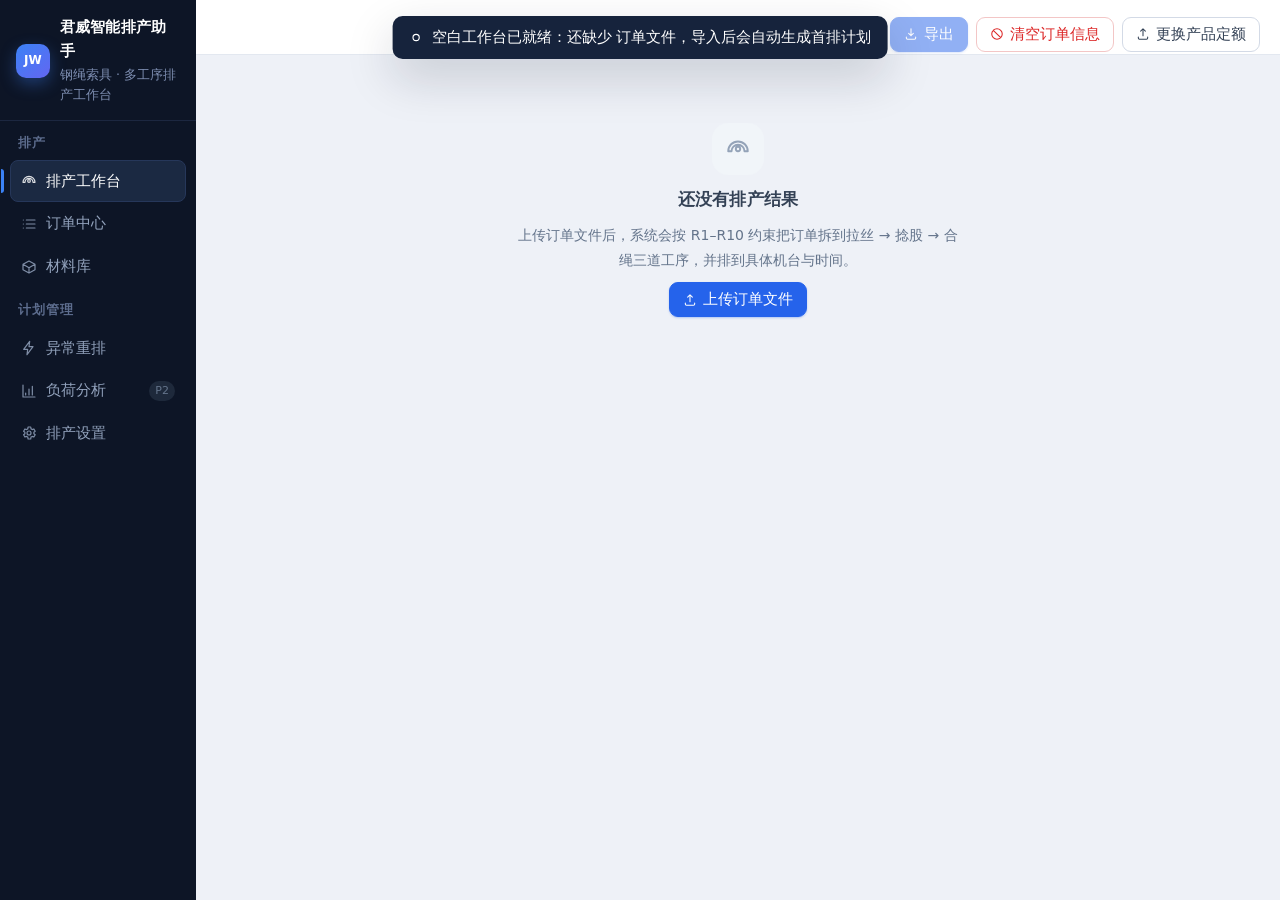
<file: web/index.html>
<!doctype html>
<html lang="zh-CN">
<head>
<meta charset="utf-8" />
<meta name="viewport" content="width=device-width, initial-scale=1" />
<title>君威智能排产助手 · 生产计划工作台</title>
<meta name="description" content="钢绳索具工厂多工序智能排产工作台：订单到机台的可解释排程、人工干预闭环与异常重排。" />
<link rel="stylesheet" href="./assets/app.css" />
</head>
<body>
  <!-- 跳过导航：键盘用户按 Tab 的第一站，聚焦时从视口上方滑入（见 app.css .skip-link） -->
  <a class="skip-link" href="#view">跳到主内容</a>
  <div class="app" id="app">
    <aside class="sidebar" id="sidebar" aria-label="主导航"></aside>
    <div class="main" id="main">
      <header class="topbar" id="topbar"></header>
      <!-- 主区域用 <main> 提供 main 地标，tabindex="-1" 让 skip link 能把焦点真正移进来 -->
      <main class="view" id="view" tabindex="-1"></main>
    </div>
  </div>
  <div id="drawer-root"></div>
  <div id="modal-root"></div>
  <!-- Toast 容器：礼貌播报；错误 Toast 自身带 role=alert（见 components/ui.js toastHost） -->
  <div id="toast-root" class="toast-root" role="status" aria-live="polite" aria-atomic="true"></div>
  <!-- 「计算中」阶段与用时的专用播报区（components/ui.js installSolveAnnouncer 写入） -->
  <div id="live-root" class="sr-only" role="status" aria-live="polite" aria-atomic="true"></div>
  <script type="module" src="./src/main.js"></script>
</body>
</html>
</file>
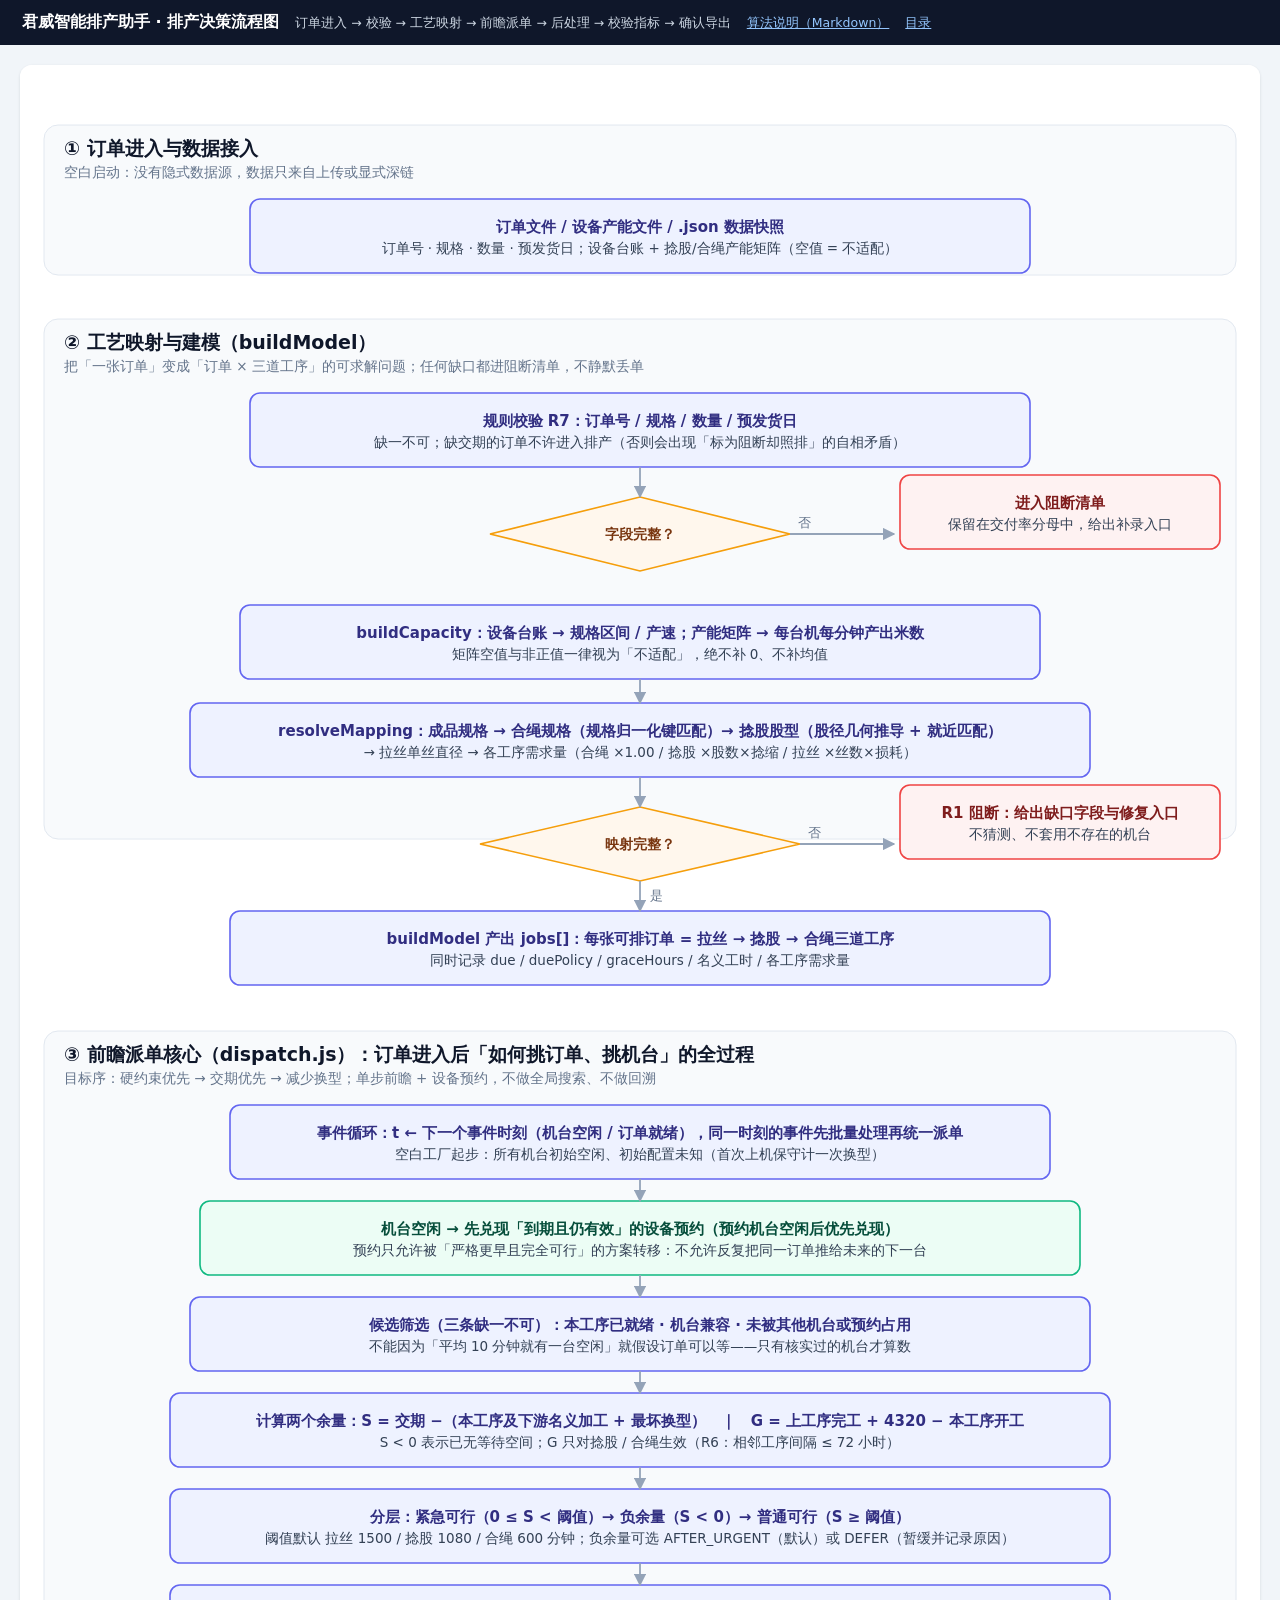
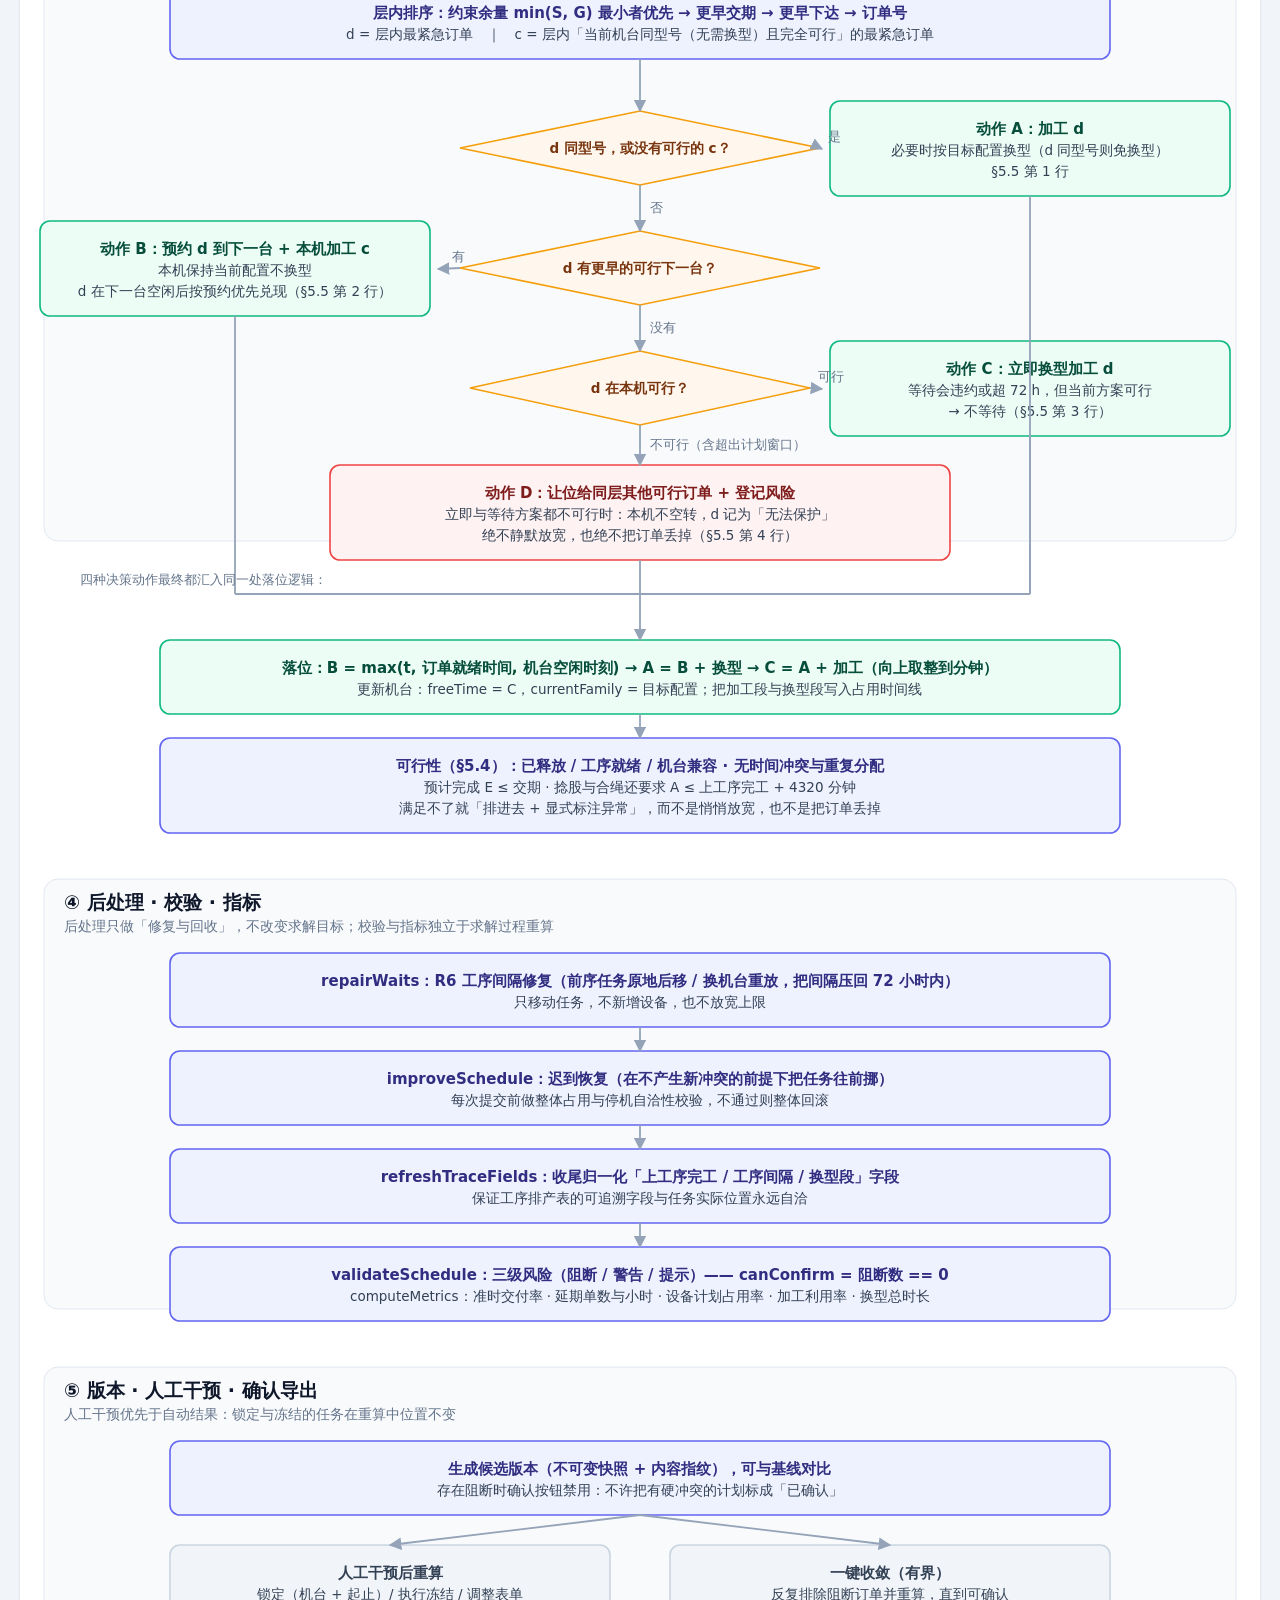
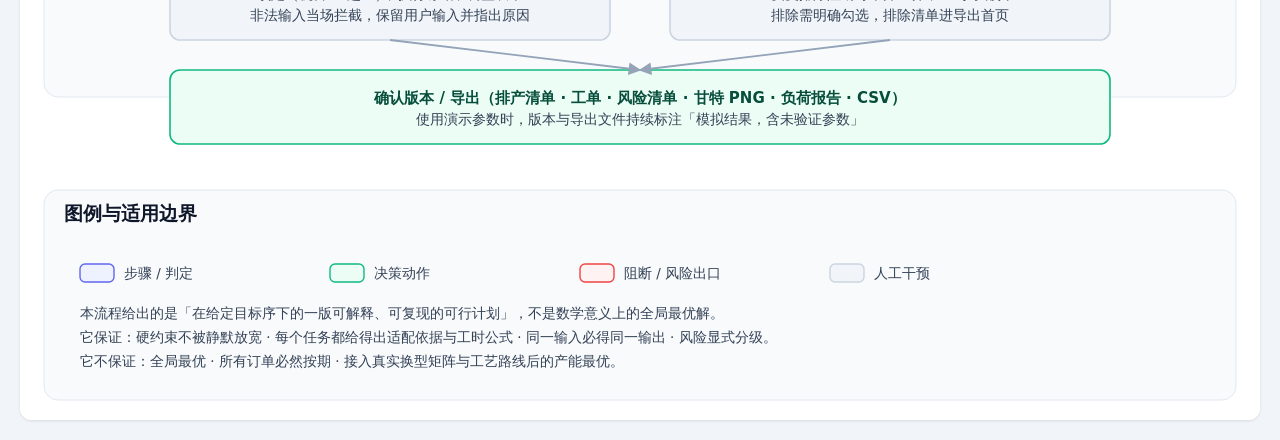
<file: 算法说明/排产决策流程图.html>
<!DOCTYPE html>
<html lang="zh-CN"><head><meta charset="utf-8"/>
<meta name="viewport" content="width=device-width,initial-scale=1"/>
<title>君威智能排产助手 · 排产决策流程图</title>
<style>
:root{color-scheme:light}
body{margin:0;background:#f1f5f9;font-family:PingFang SC, Microsoft YaHei, Helvetica Neue, system-ui, sans-serif;color:#0f172a}
header{position:sticky;top:0;background:#0f172a;color:#fff;padding:12px 22px;display:flex;gap:16px;align-items:baseline;flex-wrap:wrap;z-index:2}
header h1{font-size:16px;margin:0;font-weight:700}
header span{font-size:12.5px;color:#cbd5e1}
header a{color:#93c5fd;font-size:12.5px}
main{padding:20px}.sheet{background:#fff;border-radius:12px;box-shadow:0 1px 3px rgba(15,23,42,.12);overflow:auto}
svg{display:block;height:auto;max-width:100%}
@media print{header{position:static;background:#fff;color:#0f172a}header span,header a{color:#475569}main{padding:0}.sheet{box-shadow:none}}
</style></head><body>
<header><h1>君威智能排产助手 · 排产决策流程图</h1>
<span>订单进入 → 校验 → 工艺映射 → 前瞻派单 → 后处理 → 校验指标 → 确认导出</span>
<a href="./02-三工序排产算法说明.md">算法说明（Markdown）</a>
<a href="./README.md">目录</a></header>
<main><div class="sheet">
<svg xmlns="http://www.w3.org/2000/svg" viewBox="0 0 1240 3555" width="1240" height="3555" role="img" aria-label="君威智能排产助手 · 排产决策流程图">
<title>君威智能排产助手 · 排产决策流程图</title>
<defs><marker id="ah" viewBox="0 0 10 10" refX="9" refY="5" markerWidth="7" markerHeight="7" orient="auto-start-reverse"><path d="M 0 0 L 10 5 L 0 10 z" fill="#94a3b8"/></marker></defs>
<rect width="1240" height="3555" fill="#ffffff"/>
<rect x="24" y="60" width="1192" height="150" rx="14" fill="#f8fafc" stroke="#e2e8f0"/>
<text x="44" y="90" font-family="PingFang SC, Microsoft YaHei, Helvetica Neue, system-ui, sans-serif" font-size="19" font-weight="700" fill="#0f172a">① 订单进入与数据接入</text>
<text x="44" y="112" font-family="PingFang SC, Microsoft YaHei, Helvetica Neue, system-ui, sans-serif" font-size="13.5" fill="#64748b">空白启动：没有隐式数据源，数据只来自上传或显式深链</text>
<rect id="n1" x="230" y="134" width="780" height="74" rx="10" fill="#eef2ff" stroke="#6366f1" stroke-width="1.6"/>
<text x="620" y="167" text-anchor="middle" font-family="PingFang SC, Microsoft YaHei, Helvetica Neue, system-ui, sans-serif" font-size="15" font-weight="600" fill="#312e81">订单文件 / 设备产能文件 / .json 数据快照</text>
<text x="620" y="188" text-anchor="middle" font-family="PingFang SC, Microsoft YaHei, Helvetica Neue, system-ui, sans-serif" font-size="13.5" font-weight="400" fill="#334155">订单号 · 规格 · 数量 · 预发货日；设备台账 + 捻股/合绳产能矩阵（空值 = 不适配）</text>
<rect x="24" y="254" width="1192" height="520" rx="14" fill="#f8fafc" stroke="#e2e8f0"/>
<text x="44" y="284" font-family="PingFang SC, Microsoft YaHei, Helvetica Neue, system-ui, sans-serif" font-size="19" font-weight="700" fill="#0f172a">② 工艺映射与建模（buildModel）</text>
<text x="44" y="306" font-family="PingFang SC, Microsoft YaHei, Helvetica Neue, system-ui, sans-serif" font-size="13.5" fill="#64748b">把「一张订单」变成「订单 × 三道工序」的可求解问题；任何缺口都进阻断清单，不静默丢单</text>
<rect id="n2" x="230" y="328" width="780" height="74" rx="10" fill="#eef2ff" stroke="#6366f1" stroke-width="1.6"/>
<text x="620" y="361" text-anchor="middle" font-family="PingFang SC, Microsoft YaHei, Helvetica Neue, system-ui, sans-serif" font-size="15" font-weight="600" fill="#312e81">规则校验 R7：订单号 / 规格 / 数量 / 预发货日</text>
<text x="620" y="382" text-anchor="middle" font-family="PingFang SC, Microsoft YaHei, Helvetica Neue, system-ui, sans-serif" font-size="13.5" font-weight="400" fill="#334155">缺一不可；缺交期的订单不许进入排产（否则会出现「标为阻断却照排」的自相矛盾）</text>
<path id="d1" d="M 620 432 L 770 469 L 620 506 L 470 469 Z" fill="#fff7ed" stroke="#f59e0b" stroke-width="1.6"/>
<text x="620" y="474" text-anchor="middle" font-family="PingFang SC, Microsoft YaHei, Helvetica Neue, system-ui, sans-serif" font-size="13.5" font-weight="600" fill="#78350f">字段完整？</text>
<rect id="e1" x="880" y="410" width="320" height="74" rx="10" fill="#fef2f2" stroke="#ef4444" stroke-width="1.6"/>
<text x="1040" y="443" text-anchor="middle" font-family="PingFang SC, Microsoft YaHei, Helvetica Neue, system-ui, sans-serif" font-size="15" font-weight="600" fill="#7f1d1d">进入阻断清单</text>
<text x="1040" y="464" text-anchor="middle" font-family="PingFang SC, Microsoft YaHei, Helvetica Neue, system-ui, sans-serif" font-size="13.5" font-weight="400" fill="#334155">保留在交付率分母中，给出补录入口</text>
<path d="M 620 402 L 620 432" fill="none" stroke="#94a3b8" stroke-width="1.8" marker-end="url(#ah)"/>
<path d="M 770 469 L 874 469" fill="none" stroke="#94a3b8" stroke-width="1.8" marker-end="url(#ah)"/>
<text x="778" y="462" font-family="PingFang SC, Microsoft YaHei, Helvetica Neue, system-ui, sans-serif" font-size="12.5" fill="#64748b">否</text>
<rect id="n3" x="220" y="540" width="800" height="74" rx="10" fill="#eef2ff" stroke="#6366f1" stroke-width="1.6"/>
<text x="620" y="573" text-anchor="middle" font-family="PingFang SC, Microsoft YaHei, Helvetica Neue, system-ui, sans-serif" font-size="15" font-weight="600" fill="#312e81">buildCapacity：设备台账 → 规格区间 / 产速；产能矩阵 → 每台机每分钟产出米数</text>
<text x="620" y="594" text-anchor="middle" font-family="PingFang SC, Microsoft YaHei, Helvetica Neue, system-ui, sans-serif" font-size="13.5" font-weight="400" fill="#334155">矩阵空值与非正值一律视为「不适配」，绝不补 0、不补均值</text>
<rect id="n4" x="170" y="638" width="900" height="74" rx="10" fill="#eef2ff" stroke="#6366f1" stroke-width="1.6"/>
<text x="620" y="671" text-anchor="middle" font-family="PingFang SC, Microsoft YaHei, Helvetica Neue, system-ui, sans-serif" font-size="15" font-weight="600" fill="#312e81">resolveMapping：成品规格 → 合绳规格（规格归一化键匹配）→ 捻股股型（股径几何推导 + 就近匹配）</text>
<text x="620" y="692" text-anchor="middle" font-family="PingFang SC, Microsoft YaHei, Helvetica Neue, system-ui, sans-serif" font-size="13.5" font-weight="400" fill="#334155">→ 拉丝单丝直径 → 各工序需求量（合绳 ×1.00 / 捻股 ×股数×捻缩 / 拉丝 ×丝数×损耗）</text>
<path id="d2" d="M 620 742 L 780 779 L 620 816 L 460 779 Z" fill="#fff7ed" stroke="#f59e0b" stroke-width="1.6"/>
<text x="620" y="784" text-anchor="middle" font-family="PingFang SC, Microsoft YaHei, Helvetica Neue, system-ui, sans-serif" font-size="13.5" font-weight="600" fill="#78350f">映射完整？</text>
<rect id="e2" x="880" y="720" width="320" height="74" rx="10" fill="#fef2f2" stroke="#ef4444" stroke-width="1.6"/>
<text x="1040" y="753" text-anchor="middle" font-family="PingFang SC, Microsoft YaHei, Helvetica Neue, system-ui, sans-serif" font-size="15" font-weight="600" fill="#7f1d1d">R1 阻断：给出缺口字段与修复入口</text>
<text x="1040" y="774" text-anchor="middle" font-family="PingFang SC, Microsoft YaHei, Helvetica Neue, system-ui, sans-serif" font-size="13.5" font-weight="400" fill="#334155">不猜测、不套用不存在的机台</text>
<path d="M 620 614 L 620 638" fill="none" stroke="#94a3b8" stroke-width="1.8" marker-end="url(#ah)"/>
<path d="M 620 712 L 620 742" fill="none" stroke="#94a3b8" stroke-width="1.8" marker-end="url(#ah)"/>
<path d="M 780 779 L 874 779" fill="none" stroke="#94a3b8" stroke-width="1.8" marker-end="url(#ah)"/>
<text x="788" y="772" font-family="PingFang SC, Microsoft YaHei, Helvetica Neue, system-ui, sans-serif" font-size="12.5" fill="#64748b">否</text>
<rect id="n5" x="210" y="846" width="820" height="74" rx="10" fill="#eef2ff" stroke="#6366f1" stroke-width="1.6"/>
<text x="620" y="879" text-anchor="middle" font-family="PingFang SC, Microsoft YaHei, Helvetica Neue, system-ui, sans-serif" font-size="15" font-weight="600" fill="#312e81">buildModel 产出 jobs[]：每张可排订单 = 拉丝 → 捻股 → 合绳三道工序</text>
<text x="620" y="900" text-anchor="middle" font-family="PingFang SC, Microsoft YaHei, Helvetica Neue, system-ui, sans-serif" font-size="13.5" font-weight="400" fill="#334155">同时记录 due / duePolicy / graceHours / 名义工时 / 各工序需求量</text>
<path d="M 620 816 L 620 846" fill="none" stroke="#94a3b8" stroke-width="1.8" marker-end="url(#ah)"/>
<text x="630" y="835" font-family="PingFang SC, Microsoft YaHei, Helvetica Neue, system-ui, sans-serif" font-size="12.5" fill="#64748b">是</text>
<rect x="24" y="966" width="1192" height="1110" rx="14" fill="#f8fafc" stroke="#e2e8f0"/>
<text x="44" y="996" font-family="PingFang SC, Microsoft YaHei, Helvetica Neue, system-ui, sans-serif" font-size="19" font-weight="700" fill="#0f172a">③ 前瞻派单核心（dispatch.js）：订单进入后「如何挑订单、挑机台」的全过程</text>
<text x="44" y="1018" font-family="PingFang SC, Microsoft YaHei, Helvetica Neue, system-ui, sans-serif" font-size="13.5" fill="#64748b">目标序：硬约束优先 → 交期优先 → 减少换型；单步前瞻 + 设备预约，不做全局搜索、不做回溯</text>
<rect id="n6" x="210" y="1040" width="820" height="74" rx="10" fill="#eef2ff" stroke="#6366f1" stroke-width="1.6"/>
<text x="620" y="1073" text-anchor="middle" font-family="PingFang SC, Microsoft YaHei, Helvetica Neue, system-ui, sans-serif" font-size="15" font-weight="600" fill="#312e81">事件循环：t ← 下一个事件时刻（机台空闲 / 订单就绪），同一时刻的事件先批量处理再统一派单</text>
<text x="620" y="1094" text-anchor="middle" font-family="PingFang SC, Microsoft YaHei, Helvetica Neue, system-ui, sans-serif" font-size="13.5" font-weight="400" fill="#334155">空白工厂起步：所有机台初始空闲、初始配置未知（首次上机保守计一次换型）</text>
<rect id="n7" x="180" y="1136" width="880" height="74" rx="10" fill="#ecfdf5" stroke="#10b981" stroke-width="1.6"/>
<text x="620" y="1169" text-anchor="middle" font-family="PingFang SC, Microsoft YaHei, Helvetica Neue, system-ui, sans-serif" font-size="15" font-weight="600" fill="#064e3b">机台空闲 → 先兑现「到期且仍有效」的设备预约（预约机台空闲后优先兑现）</text>
<text x="620" y="1190" text-anchor="middle" font-family="PingFang SC, Microsoft YaHei, Helvetica Neue, system-ui, sans-serif" font-size="13.5" font-weight="400" fill="#334155">预约只允许被「严格更早且完全可行」的方案转移：不允许反复把同一订单推给未来的下一台</text>
<rect id="n8" x="170" y="1232" width="900" height="74" rx="10" fill="#eef2ff" stroke="#6366f1" stroke-width="1.6"/>
<text x="620" y="1265" text-anchor="middle" font-family="PingFang SC, Microsoft YaHei, Helvetica Neue, system-ui, sans-serif" font-size="15" font-weight="600" fill="#312e81">候选筛选（三条缺一不可）：本工序已就绪 · 机台兼容 · 未被其他机台或预约占用</text>
<text x="620" y="1286" text-anchor="middle" font-family="PingFang SC, Microsoft YaHei, Helvetica Neue, system-ui, sans-serif" font-size="13.5" font-weight="400" fill="#334155">不能因为「平均 10 分钟就有一台空闲」就假设订单可以等——只有核实过的机台才算数</text>
<rect id="n9" x="150" y="1328" width="940" height="74" rx="10" fill="#eef2ff" stroke="#6366f1" stroke-width="1.6"/>
<text x="620" y="1361" text-anchor="middle" font-family="PingFang SC, Microsoft YaHei, Helvetica Neue, system-ui, sans-serif" font-size="15" font-weight="600" fill="#312e81">计算两个余量：S = 交期 −（本工序及下游名义加工 + 最坏换型）　｜　G = 上工序完工 + 4320 − 本工序开工</text>
<text x="620" y="1382" text-anchor="middle" font-family="PingFang SC, Microsoft YaHei, Helvetica Neue, system-ui, sans-serif" font-size="13.5" font-weight="400" fill="#334155">S &lt; 0 表示已无等待空间；G 只对捻股 / 合绳生效（R6：相邻工序间隔 ≤ 72 小时）</text>
<rect id="n10" x="150" y="1424" width="940" height="74" rx="10" fill="#eef2ff" stroke="#6366f1" stroke-width="1.6"/>
<text x="620" y="1457" text-anchor="middle" font-family="PingFang SC, Microsoft YaHei, Helvetica Neue, system-ui, sans-serif" font-size="15" font-weight="600" fill="#312e81">分层：紧急可行（0 ≤ S &lt; 阈值）→ 负余量（S &lt; 0）→ 普通可行（S ≥ 阈值）</text>
<text x="620" y="1478" text-anchor="middle" font-family="PingFang SC, Microsoft YaHei, Helvetica Neue, system-ui, sans-serif" font-size="13.5" font-weight="400" fill="#334155">阈值默认 拉丝 1500 / 捻股 1080 / 合绳 600 分钟；负余量可选 AFTER_URGENT（默认）或 DEFER（暂缓并记录原因）</text>
<rect id="n11" x="150" y="1520" width="940" height="74" rx="10" fill="#eef2ff" stroke="#6366f1" stroke-width="1.6"/>
<text x="620" y="1553" text-anchor="middle" font-family="PingFang SC, Microsoft YaHei, Helvetica Neue, system-ui, sans-serif" font-size="15" font-weight="600" fill="#312e81">层内排序：约束余量 min(S, G) 最小者优先 → 更早交期 → 更早下达 → 订单号</text>
<text x="620" y="1574" text-anchor="middle" font-family="PingFang SC, Microsoft YaHei, Helvetica Neue, system-ui, sans-serif" font-size="13.5" font-weight="400" fill="#334155">d = 层内最紧急订单　｜　c = 层内「当前机台同型号（无需换型）且完全可行」的最紧急订单</text>
<path d="M 620 1114 L 620 1136" fill="none" stroke="#94a3b8" stroke-width="1.8" marker-end="url(#ah)"/>
<path d="M 620 1210 L 620 1232" fill="none" stroke="#94a3b8" stroke-width="1.8" marker-end="url(#ah)"/>
<path d="M 620 1306 L 620 1328" fill="none" stroke="#94a3b8" stroke-width="1.8" marker-end="url(#ah)"/>
<path d="M 620 1402 L 620 1424" fill="none" stroke="#94a3b8" stroke-width="1.8" marker-end="url(#ah)"/>
<path d="M 620 1498 L 620 1520" fill="none" stroke="#94a3b8" stroke-width="1.8" marker-end="url(#ah)"/>
<path id="dd1" d="M 620 1646 L 800 1683 L 620 1720 L 440 1683 Z" fill="#fff7ed" stroke="#f59e0b" stroke-width="1.6"/>
<text x="620" y="1688" text-anchor="middle" font-family="PingFang SC, Microsoft YaHei, Helvetica Neue, system-ui, sans-serif" font-size="13.5" font-weight="600" fill="#78350f">d 同型号，或没有可行的 c？</text>
<path id="dd2" d="M 620 1766 L 800 1803 L 620 1840 L 440 1803 Z" fill="#fff7ed" stroke="#f59e0b" stroke-width="1.6"/>
<text x="620" y="1808" text-anchor="middle" font-family="PingFang SC, Microsoft YaHei, Helvetica Neue, system-ui, sans-serif" font-size="13.5" font-weight="600" fill="#78350f">d 有更早的可行下一台？</text>
<path id="dd3" d="M 620 1886 L 790 1923 L 620 1960 L 450 1923 Z" fill="#fff7ed" stroke="#f59e0b" stroke-width="1.6"/>
<text x="620" y="1928" text-anchor="middle" font-family="PingFang SC, Microsoft YaHei, Helvetica Neue, system-ui, sans-serif" font-size="13.5" font-weight="600" fill="#78350f">d 在本机可行？</text>
<rect id="aA" x="810" y="1636" width="400" height="95" rx="10" fill="#ecfdf5" stroke="#10b981" stroke-width="1.6"/>
<text x="1010" y="1669" text-anchor="middle" font-family="PingFang SC, Microsoft YaHei, Helvetica Neue, system-ui, sans-serif" font-size="15" font-weight="600" fill="#064e3b">动作 A：加工 d</text>
<text x="1010" y="1690" text-anchor="middle" font-family="PingFang SC, Microsoft YaHei, Helvetica Neue, system-ui, sans-serif" font-size="13.5" font-weight="400" fill="#334155">必要时按目标配置换型（d 同型号则免换型）</text>
<text x="1010" y="1711" text-anchor="middle" font-family="PingFang SC, Microsoft YaHei, Helvetica Neue, system-ui, sans-serif" font-size="13.5" font-weight="400" fill="#334155">§5.5 第 1 行</text>
<rect id="aB" x="20" y="1756" width="390" height="95" rx="10" fill="#ecfdf5" stroke="#10b981" stroke-width="1.6"/>
<text x="215" y="1789" text-anchor="middle" font-family="PingFang SC, Microsoft YaHei, Helvetica Neue, system-ui, sans-serif" font-size="15" font-weight="600" fill="#064e3b">动作 B：预约 d 到下一台 + 本机加工 c</text>
<text x="215" y="1810" text-anchor="middle" font-family="PingFang SC, Microsoft YaHei, Helvetica Neue, system-ui, sans-serif" font-size="13.5" font-weight="400" fill="#334155">本机保持当前配置不换型</text>
<text x="215" y="1831" text-anchor="middle" font-family="PingFang SC, Microsoft YaHei, Helvetica Neue, system-ui, sans-serif" font-size="13.5" font-weight="400" fill="#334155">d 在下一台空闲后按预约优先兑现（§5.5 第 2 行）</text>
<rect id="aC" x="810" y="1876" width="400" height="95" rx="10" fill="#ecfdf5" stroke="#10b981" stroke-width="1.6"/>
<text x="1010" y="1909" text-anchor="middle" font-family="PingFang SC, Microsoft YaHei, Helvetica Neue, system-ui, sans-serif" font-size="15" font-weight="600" fill="#064e3b">动作 C：立即换型加工 d</text>
<text x="1010" y="1930" text-anchor="middle" font-family="PingFang SC, Microsoft YaHei, Helvetica Neue, system-ui, sans-serif" font-size="13.5" font-weight="400" fill="#334155">等待会违约或超 72 h，但当前方案可行</text>
<text x="1010" y="1951" text-anchor="middle" font-family="PingFang SC, Microsoft YaHei, Helvetica Neue, system-ui, sans-serif" font-size="13.5" font-weight="400" fill="#334155">→ 不等待（§5.5 第 3 行）</text>
<rect id="aD" x="310" y="2000" width="620" height="95" rx="10" fill="#fef2f2" stroke="#ef4444" stroke-width="1.6"/>
<text x="620" y="2033" text-anchor="middle" font-family="PingFang SC, Microsoft YaHei, Helvetica Neue, system-ui, sans-serif" font-size="15" font-weight="600" fill="#7f1d1d">动作 D：让位给同层其他可行订单 + 登记风险</text>
<text x="620" y="2054" text-anchor="middle" font-family="PingFang SC, Microsoft YaHei, Helvetica Neue, system-ui, sans-serif" font-size="13.5" font-weight="400" fill="#334155">立即与等待方案都不可行时：本机不空转，d 记为「无法保护」</text>
<text x="620" y="2075" text-anchor="middle" font-family="PingFang SC, Microsoft YaHei, Helvetica Neue, system-ui, sans-serif" font-size="13.5" font-weight="400" fill="#334155">绝不静默放宽，也绝不把订单丢掉（§5.5 第 4 行）</text>
<path d="M 620 1594 L 620 1646" fill="none" stroke="#94a3b8" stroke-width="1.8" marker-end="url(#ah)"/>
<path d="M 800 1683 L 802 1684" fill="none" stroke="#94a3b8" stroke-width="1.8" marker-end="url(#ah)"/>
<text x="808" y="1676" font-family="PingFang SC, Microsoft YaHei, Helvetica Neue, system-ui, sans-serif" font-size="12.5" fill="#64748b">是</text>
<path d="M 620 1720 L 620 1766" fill="none" stroke="#94a3b8" stroke-width="1.8" marker-end="url(#ah)"/>
<text x="630" y="1747" font-family="PingFang SC, Microsoft YaHei, Helvetica Neue, system-ui, sans-serif" font-size="12.5" fill="#64748b">否</text>
<path d="M 440 1803 L 418 1804" fill="none" stroke="#94a3b8" stroke-width="1.8" marker-end="url(#ah)"/>
<text x="432" y="1796" font-family="PingFang SC, Microsoft YaHei, Helvetica Neue, system-ui, sans-serif" font-size="12.5" fill="#64748b">有</text>
<path d="M 620 1840 L 620 1886" fill="none" stroke="#94a3b8" stroke-width="1.8" marker-end="url(#ah)"/>
<text x="630" y="1867" font-family="PingFang SC, Microsoft YaHei, Helvetica Neue, system-ui, sans-serif" font-size="12.5" fill="#64748b">没有</text>
<path d="M 790 1923 L 802 1924" fill="none" stroke="#94a3b8" stroke-width="1.8" marker-end="url(#ah)"/>
<text x="798" y="1916" font-family="PingFang SC, Microsoft YaHei, Helvetica Neue, system-ui, sans-serif" font-size="12.5" fill="#64748b">可行</text>
<path d="M 620 1960 L 620 2000" fill="none" stroke="#94a3b8" stroke-width="1.8" marker-end="url(#ah)"/>
<text x="630" y="1984" font-family="PingFang SC, Microsoft YaHei, Helvetica Neue, system-ui, sans-serif" font-size="12.5" fill="#64748b">不可行（含超出计划窗口）</text>
<path d="M 1010 1731 L 1010 2129" fill="none" stroke="#94a3b8" stroke-width="1.8"/>
<path d="M 215 1851 L 215 2129" fill="none" stroke="#94a3b8" stroke-width="1.8"/>
<path d="M 1010 1971 L 1010 2129" fill="none" stroke="#94a3b8" stroke-width="1.8"/>
<path d="M 620 2095 L 620 2129" fill="none" stroke="#94a3b8" stroke-width="1.8"/>
<path d="M 215 2129 L 1010 2129" fill="none" stroke="#94a3b8" stroke-width="1.8"/>
<text x="60" y="2119" font-family="PingFang SC, Microsoft YaHei, Helvetica Neue, system-ui, sans-serif" font-size="12.5" fill="#64748b">四种决策动作最终都汇入同一处落位逻辑：</text>
<rect id="n12" x="140" y="2175" width="960" height="74" rx="10" fill="#ecfdf5" stroke="#10b981" stroke-width="1.6"/>
<text x="620" y="2208" text-anchor="middle" font-family="PingFang SC, Microsoft YaHei, Helvetica Neue, system-ui, sans-serif" font-size="15" font-weight="600" fill="#064e3b">落位：B = max(t, 订单就绪时间, 机台空闲时刻) → A = B + 换型 → C = A + 加工（向上取整到分钟）</text>
<text x="620" y="2229" text-anchor="middle" font-family="PingFang SC, Microsoft YaHei, Helvetica Neue, system-ui, sans-serif" font-size="13.5" font-weight="400" fill="#334155">更新机台：freeTime = C，currentFamily = 目标配置；把加工段与换型段写入占用时间线</text>
<path d="M 620 2129 L 620 2175" fill="none" stroke="#94a3b8" stroke-width="1.8" marker-end="url(#ah)"/>
<rect id="n13" x="140" y="2273" width="960" height="95" rx="10" fill="#eef2ff" stroke="#6366f1" stroke-width="1.6"/>
<text x="620" y="2306" text-anchor="middle" font-family="PingFang SC, Microsoft YaHei, Helvetica Neue, system-ui, sans-serif" font-size="15" font-weight="600" fill="#312e81">可行性（§5.4）：已释放 / 工序就绪 / 机台兼容 · 无时间冲突与重复分配</text>
<text x="620" y="2327" text-anchor="middle" font-family="PingFang SC, Microsoft YaHei, Helvetica Neue, system-ui, sans-serif" font-size="13.5" font-weight="400" fill="#334155">预计完成 E ≤ 交期 · 捻股与合绳还要求 A ≤ 上工序完工 + 4320 分钟</text>
<text x="620" y="2348" text-anchor="middle" font-family="PingFang SC, Microsoft YaHei, Helvetica Neue, system-ui, sans-serif" font-size="13.5" font-weight="400" fill="#334155">满足不了就「排进去 + 显式标注异常」，而不是悄悄放宽，也不是把订单丢掉</text>
<path d="M 620 2249 L 620 2273" fill="none" stroke="#94a3b8" stroke-width="1.8" marker-end="url(#ah)"/>
<rect x="24" y="2414" width="1192" height="430" rx="14" fill="#f8fafc" stroke="#e2e8f0"/>
<text x="44" y="2444" font-family="PingFang SC, Microsoft YaHei, Helvetica Neue, system-ui, sans-serif" font-size="19" font-weight="700" fill="#0f172a">④ 后处理 · 校验 · 指标</text>
<text x="44" y="2466" font-family="PingFang SC, Microsoft YaHei, Helvetica Neue, system-ui, sans-serif" font-size="13.5" fill="#64748b">后处理只做「修复与回收」，不改变求解目标；校验与指标独立于求解过程重算</text>
<rect id="n14" x="150" y="2488" width="940" height="74" rx="10" fill="#eef2ff" stroke="#6366f1" stroke-width="1.6"/>
<text x="620" y="2521" text-anchor="middle" font-family="PingFang SC, Microsoft YaHei, Helvetica Neue, system-ui, sans-serif" font-size="15" font-weight="600" fill="#312e81">repairWaits：R6 工序间隔修复（前序任务原地后移 / 换机台重放，把间隔压回 72 小时内）</text>
<text x="620" y="2542" text-anchor="middle" font-family="PingFang SC, Microsoft YaHei, Helvetica Neue, system-ui, sans-serif" font-size="13.5" font-weight="400" fill="#334155">只移动任务，不新增设备，也不放宽上限</text>
<rect id="n15" x="150" y="2586" width="940" height="74" rx="10" fill="#eef2ff" stroke="#6366f1" stroke-width="1.6"/>
<text x="620" y="2619" text-anchor="middle" font-family="PingFang SC, Microsoft YaHei, Helvetica Neue, system-ui, sans-serif" font-size="15" font-weight="600" fill="#312e81">improveSchedule：迟到恢复（在不产生新冲突的前提下把任务往前挪）</text>
<text x="620" y="2640" text-anchor="middle" font-family="PingFang SC, Microsoft YaHei, Helvetica Neue, system-ui, sans-serif" font-size="13.5" font-weight="400" fill="#334155">每次提交前做整体占用与停机自洽性校验，不通过则整体回滚</text>
<rect id="n16" x="150" y="2684" width="940" height="74" rx="10" fill="#eef2ff" stroke="#6366f1" stroke-width="1.6"/>
<text x="620" y="2717" text-anchor="middle" font-family="PingFang SC, Microsoft YaHei, Helvetica Neue, system-ui, sans-serif" font-size="15" font-weight="600" fill="#312e81">refreshTraceFields：收尾归一化「上工序完工 / 工序间隔 / 换型段」字段</text>
<text x="620" y="2738" text-anchor="middle" font-family="PingFang SC, Microsoft YaHei, Helvetica Neue, system-ui, sans-serif" font-size="13.5" font-weight="400" fill="#334155">保证工序排产表的可追溯字段与任务实际位置永远自洽</text>
<rect id="n17" x="150" y="2782" width="940" height="74" rx="10" fill="#eef2ff" stroke="#6366f1" stroke-width="1.6"/>
<text x="620" y="2815" text-anchor="middle" font-family="PingFang SC, Microsoft YaHei, Helvetica Neue, system-ui, sans-serif" font-size="15" font-weight="600" fill="#312e81">validateSchedule：三级风险（阻断 / 警告 / 提示）—— canConfirm = 阻断数 == 0</text>
<text x="620" y="2836" text-anchor="middle" font-family="PingFang SC, Microsoft YaHei, Helvetica Neue, system-ui, sans-serif" font-size="13.5" font-weight="400" fill="#334155">computeMetrics：准时交付率 · 延期单数与小时 · 设备计划占用率 · 加工利用率 · 换型总时长</text>
<path d="M 620 2562 L 620 2586" fill="none" stroke="#94a3b8" stroke-width="1.8" marker-end="url(#ah)"/>
<path d="M 620 2660 L 620 2684" fill="none" stroke="#94a3b8" stroke-width="1.8" marker-end="url(#ah)"/>
<path d="M 620 2758 L 620 2782" fill="none" stroke="#94a3b8" stroke-width="1.8" marker-end="url(#ah)"/>
<rect x="24" y="2902" width="1192" height="330" rx="14" fill="#f8fafc" stroke="#e2e8f0"/>
<text x="44" y="2932" font-family="PingFang SC, Microsoft YaHei, Helvetica Neue, system-ui, sans-serif" font-size="19" font-weight="700" fill="#0f172a">⑤ 版本 · 人工干预 · 确认导出</text>
<text x="44" y="2954" font-family="PingFang SC, Microsoft YaHei, Helvetica Neue, system-ui, sans-serif" font-size="13.5" fill="#64748b">人工干预优先于自动结果：锁定与冻结的任务在重算中位置不变</text>
<rect id="n18" x="150" y="2976" width="940" height="74" rx="10" fill="#eef2ff" stroke="#6366f1" stroke-width="1.6"/>
<text x="620" y="3009" text-anchor="middle" font-family="PingFang SC, Microsoft YaHei, Helvetica Neue, system-ui, sans-serif" font-size="15" font-weight="600" fill="#312e81">生成候选版本（不可变快照 + 内容指纹），可与基线对比</text>
<text x="620" y="3030" text-anchor="middle" font-family="PingFang SC, Microsoft YaHei, Helvetica Neue, system-ui, sans-serif" font-size="13.5" font-weight="400" fill="#334155">存在阻断时确认按钮禁用：不许把有硬冲突的计划标成「已确认」</text>
<rect id="n19" x="150" y="3080" width="440" height="95" rx="10" fill="#f1f5f9" stroke="#cbd5e1" stroke-width="1.6"/>
<text x="370" y="3113" text-anchor="middle" font-family="PingFang SC, Microsoft YaHei, Helvetica Neue, system-ui, sans-serif" font-size="15" font-weight="600" fill="#334155">人工干预后重算</text>
<text x="370" y="3134" text-anchor="middle" font-family="PingFang SC, Microsoft YaHei, Helvetica Neue, system-ui, sans-serif" font-size="13.5" font-weight="400" fill="#334155">锁定（机台 + 起止）/ 执行冻结 / 调整表单</text>
<text x="370" y="3155" text-anchor="middle" font-family="PingFang SC, Microsoft YaHei, Helvetica Neue, system-ui, sans-serif" font-size="13.5" font-weight="400" fill="#334155">非法输入当场拦截，保留用户输入并指出原因</text>
<rect id="n20" x="650" y="3080" width="440" height="95" rx="10" fill="#f1f5f9" stroke="#cbd5e1" stroke-width="1.6"/>
<text x="870" y="3113" text-anchor="middle" font-family="PingFang SC, Microsoft YaHei, Helvetica Neue, system-ui, sans-serif" font-size="15" font-weight="600" fill="#334155">一键收敛（有界）</text>
<text x="870" y="3134" text-anchor="middle" font-family="PingFang SC, Microsoft YaHei, Helvetica Neue, system-ui, sans-serif" font-size="13.5" font-weight="400" fill="#334155">反复排除阻断订单并重算，直到可确认</text>
<text x="870" y="3155" text-anchor="middle" font-family="PingFang SC, Microsoft YaHei, Helvetica Neue, system-ui, sans-serif" font-size="13.5" font-weight="400" fill="#334155">排除需明确勾选，排除清单进导出首页</text>
<path d="M 620 3050 L 370 3080" fill="none" stroke="#94a3b8" stroke-width="1.8" marker-end="url(#ah)"/>
<path d="M 620 3050 L 870 3080" fill="none" stroke="#94a3b8" stroke-width="1.8" marker-end="url(#ah)"/>
<rect id="n21" x="150" y="3205" width="940" height="74" rx="10" fill="#ecfdf5" stroke="#10b981" stroke-width="1.6"/>
<text x="620" y="3238" text-anchor="middle" font-family="PingFang SC, Microsoft YaHei, Helvetica Neue, system-ui, sans-serif" font-size="15" font-weight="600" fill="#064e3b">确认版本 / 导出（排产清单 · 工单 · 风险清单 · 甘特 PNG · 负荷报告 · CSV）</text>
<text x="620" y="3259" text-anchor="middle" font-family="PingFang SC, Microsoft YaHei, Helvetica Neue, system-ui, sans-serif" font-size="13.5" font-weight="400" fill="#334155">使用演示参数时，版本与导出文件持续标注「模拟结果，含未验证参数」</text>
<path d="M 370 3175 L 620 3205" fill="none" stroke="#94a3b8" stroke-width="1.8" marker-end="url(#ah)"/>
<path d="M 870 3175 L 620 3205" fill="none" stroke="#94a3b8" stroke-width="1.8" marker-end="url(#ah)"/>
<rect x="24" y="3325" width="1192" height="210" rx="14" fill="#f8fafc" stroke="#e2e8f0"/>
<text x="44" y="3355" font-family="PingFang SC, Microsoft YaHei, Helvetica Neue, system-ui, sans-serif" font-size="19" font-weight="700" fill="#0f172a">图例与适用边界</text>
<rect x="60" y="3399" width="34" height="18" rx="5" fill="#eef2ff" stroke="#6366f1" stroke-width="1.4"/>
<text x="104" y="3413" font-family="PingFang SC, Microsoft YaHei, Helvetica Neue, system-ui, sans-serif" font-size="13.5" fill="#334155">步骤 / 判定</text>
<rect x="310" y="3399" width="34" height="18" rx="5" fill="#ecfdf5" stroke="#10b981" stroke-width="1.4"/>
<text x="354" y="3413" font-family="PingFang SC, Microsoft YaHei, Helvetica Neue, system-ui, sans-serif" font-size="13.5" fill="#334155">决策动作</text>
<rect x="560" y="3399" width="34" height="18" rx="5" fill="#fef2f2" stroke="#ef4444" stroke-width="1.4"/>
<text x="604" y="3413" font-family="PingFang SC, Microsoft YaHei, Helvetica Neue, system-ui, sans-serif" font-size="13.5" fill="#334155">阻断 / 风险出口</text>
<rect x="810" y="3399" width="34" height="18" rx="5" fill="#f1f5f9" stroke="#cbd5e1" stroke-width="1.4"/>
<text x="854" y="3413" font-family="PingFang SC, Microsoft YaHei, Helvetica Neue, system-ui, sans-serif" font-size="13.5" fill="#334155">人工干预</text>
<text x="60" y="3453" font-family="PingFang SC, Microsoft YaHei, Helvetica Neue, system-ui, sans-serif" font-size="13.5" fill="#334155">本流程给出的是「在给定目标序下的一版可解释、可复现的可行计划」，不是数学意义上的全局最优解。</text>
<text x="60" y="3477" font-family="PingFang SC, Microsoft YaHei, Helvetica Neue, system-ui, sans-serif" font-size="13.5" fill="#334155">它保证：硬约束不被静默放宽 · 每个任务都给得出适配依据与工时公式 · 同一输入必得同一输出 · 风险显式分级。</text>
<text x="60" y="3501" font-family="PingFang SC, Microsoft YaHei, Helvetica Neue, system-ui, sans-serif" font-size="13.5" fill="#334155">它不保证：全局最优 · 所有订单必然按期 · 接入真实换型矩阵与工艺路线后的产能最优。</text>
</svg>
</div></main></body></html>
</file>
<file: web/assets/app.css>
/* ==========================================================================
   君威智能排产助手 · 设计系统
   桌面端 Web 工作台（设计基准 1440px，兼顾 1280px）
   ========================================================================== */

:root{
  /* 画布与层级 */
  --bg:#eef1f7; --panel:#ffffff; --panel-2:#f8fafc; --panel-3:#f1f5f9;
  --side-bg:#0d1526; --side-bg-2:#141f36; --side-ink:#93a3bd; --side-ink-on:#ffffff;
  --ink:#0f172a; --ink-2:#334155; --ink-3:#64748b; --ink-4:#94a3b8;
  --line:#e3e8f0; --line-2:#d3dae6; --line-strong:#b8c2d3;

  /* 品牌 */
  --brand:#2563eb; --brand-600:#1d4ed8; --brand-50:#eff4ff; --brand-100:#dbe6ff;
  --ok:#059669; --ok-50:#ecfdf5; --ok-100:#d1fae5;
  --warn:#ea580c; --warn-50:#fff7ed; --warn-100:#ffedd5;
  --block:#dc2626; --block-50:#fef2f2; --block-100:#fee2e2;
  --info:#0284c7; --info-50:#f0f9ff;

  /* 工序语义色（图形与文字同时使用，不单独依赖颜色） */
  --p-draw:#2563eb; --p-draw-bg:#dbeafe; --p-draw-ink:#1e3a8a;
  --p-strand:#d97706; --p-strand-bg:#fef3c7; --p-strand-ink:#78350f;
  --p-close:#0d9488; --p-close-bg:#ccfbf1; --p-close-ink:#134e4a;
  --p-change:#7c3aed; --p-change-bg:#ede9fe; --p-change-ink:#4c1d95;
  --p-down:#64748b; --p-down-bg:#e2e8f0;

  --shadow-1:0 1px 2px rgba(15,23,42,.05);
  --shadow-2:0 4px 14px rgba(15,23,42,.08);
  --shadow-3:0 18px 48px rgba(15,23,42,.18);
  --r-1:6px; --r-2:9px; --r-3:13px; --r-4:18px;
  --nav-w:196px; --topbar-h:auto;
  --font:"PingFang SC","Hiragino Sans GB","Microsoft YaHei",system-ui,-apple-system,"Segoe UI",sans-serif;
  --mono:ui-monospace,SFMono-Regular,"SF Mono",Menlo,Consolas,monospace;
}

*{box-sizing:border-box}
html,body{height:100%}
body{
  margin:0;background:var(--bg);color:var(--ink);font-family:var(--font);
  font-size:14px;line-height:1.6;-webkit-font-smoothing:antialiased;
  text-rendering:optimizeLegibility;
}
button,input,select,textarea{font-family:inherit;font-size:inherit;color:inherit}
h1,h2,h3,h4,h5{margin:0;font-weight:650;letter-spacing:.01em}
a{color:var(--brand);text-decoration:none}
::-webkit-scrollbar{width:10px;height:10px}
::-webkit-scrollbar-thumb{background:#c3cbd9;border-radius:8px;border:2px solid transparent;background-clip:content-box}
::-webkit-scrollbar-thumb:hover{background:#a5b0c2;background-clip:content-box}
::-webkit-scrollbar-track{background:transparent}

/* ---------- 骨架 ---------- */
.app{display:flex;height:100vh;overflow:hidden}
.main{flex:1;min-width:0;display:flex;flex-direction:column;overflow:hidden}
.view{flex:1;overflow:auto;padding:16px 20px 28px}
.view.flush{padding:0;overflow:hidden;display:flex;flex-direction:column}
.settings-view{display:flex;overflow:hidden}
.settings-layout{display:flex;flex:1;min-height:0;width:100%}
.settings-layout>.stack{flex:1;min-height:0}
.settings-layout .card{display:flex;flex-direction:column;flex:1}
.settings-layout .card:first-child{flex:2}
.settings-layout .card-b{flex:1;padding:20px}
.settings-layout .card-b>.grid{height:100%;align-content:space-between;gap:18px}
.settings-layout .field{gap:6px}
.settings-layout input,.settings-layout select{min-height:38px;font-size:15px}
@media (max-width:760px){.settings-view{overflow:auto}.settings-layout .card{flex:none}.settings-layout .card-b>.grid{height:auto;gap:12px}}

/* ---------- 侧边导航 ---------- */
.sidebar{width:var(--nav-w);flex:none;background:var(--side-bg);color:var(--side-ink);
  display:flex;flex-direction:column;overflow:hidden}
.brand{display:flex;gap:10px;align-items:center;padding:16px 16px 14px;border-bottom:1px solid #1c2740}
.brand .mark{width:34px;height:34px;flex:none;border-radius:10px;display:grid;place-items:center;
  background:linear-gradient(140deg,#3b82f6,#6366f1);color:#fff;font-weight:800;font-size:12px;letter-spacing:.02em;
  box-shadow:0 6px 16px rgba(59,130,246,.35)}
.brand .txt b{display:block;color:#fff;font-size:14.5px;font-weight:650;letter-spacing:.01em}
.brand .txt span{display:block;font-size:12px;color:#7d8db0;margin-top:1px}
.nav{flex:1;overflow-y:auto;padding:10px 10px 16px}
.nav::-webkit-scrollbar-thumb{background:#2b3855;background-clip:content-box}
.nav-group{margin:12px 0 6px;padding:0 8px;font-size:11px;color:#5d6d8e;letter-spacing:.09em;font-weight:600}
.nav-group:first-child{margin-top:2px}
.nav-item{display:flex;align-items:center;gap:9px;padding:8px 10px;border-radius:8px;cursor:pointer;
  color:var(--side-ink);font-size:13.5px;position:relative;user-select:none;border:1px solid transparent}
.nav-item:hover{background:var(--side-bg-2);color:#dbe4f3}
.nav-item.on{background:#1b2942;color:var(--side-ink-on);border-color:#26375a}
.nav-item.on::before{content:"";position:absolute;left:-10px;top:8px;bottom:8px;width:3px;border-radius:0 3px 3px 0;background:#3b82f6}
.nav-item .ico{width:16px;height:16px;flex:none;opacity:.85}
.nav-item .badge{margin-left:auto;background:#334056;color:#cbd5e1;font-size:11px;padding:1px 6px;border-radius:20px;font-variant-numeric:tabular-nums}
.nav-item .badge.risk{background:#7f1d1d;color:#fecaca}
.nav-item .badge.p2{background:#1e293b;color:#64748b}
.side-foot{padding:10px 14px 14px;border-top:1px solid #1c2740;font-size:11.5px;color:#5d6d8e;line-height:1.7}
.side-foot b{color:#94a3b8;font-weight:600}

/* ---------- 顶栏 ---------- */
.topbar{flex:none;background:var(--panel);border-bottom:1px solid var(--line);padding:12px 20px 0}
.tb-row{display:flex;position:relative;min-height:42px;align-items:center;justify-content:flex-end;gap:16px;flex-wrap:wrap}
.tb-title{position:absolute;left:calc(50% - 80px);transform:translateX(-50%);min-width:0}
.tb-title h1{font-size:23px;line-height:1.35;display:flex;align-items:center;justify-content:center;gap:9px;white-space:nowrap}
.tb-title .sub{font-size:13px;color:var(--ink-3);margin-top:3px;display:flex;gap:12px;flex-wrap:wrap;align-items:center}
.tb-actions{display:flex;gap:8px;align-items:center;flex-wrap:wrap;padding-top:2px}
@media (max-width:900px){
  .tb-row{justify-content:center;padding-bottom:8px}
  .tb-title{position:static;transform:none;width:100%;order:-1}
}

/* ---------- 通用控件 ---------- */
.btn{display:inline-flex;align-items:center;gap:6px;border:1px solid var(--line-2);background:#fff;
  color:var(--ink-2);padding:7px 13px;border-radius:var(--r-2);cursor:pointer;font-size:13.5px;
  font-weight:500;white-space:nowrap;transition:background .13s,border-color .13s,box-shadow .13s}
.btn:hover:not(:disabled){background:var(--panel-3);border-color:var(--line-strong)}
.btn:active:not(:disabled){background:#e8edf5}
.btn:disabled{opacity:.5;cursor:not-allowed}
.btn.primary{background:var(--brand);border-color:var(--brand);color:#fff;box-shadow:0 1px 2px rgba(37,99,235,.3)}
.btn.primary:hover:not(:disabled){background:var(--brand-600);border-color:var(--brand-600)}
.btn.dark{background:#16233c;border-color:#16233c;color:#fff}
.btn.dark:hover:not(:disabled){background:#1f3055;border-color:#1f3055}
.btn.ghost{background:transparent;border-color:transparent;color:var(--ink-3)}
.btn.ghost:hover:not(:disabled){background:var(--panel-3);color:var(--ink)}
.btn.danger{color:var(--block);border-color:#f3c6c6}
.btn.danger:hover:not(:disabled){background:var(--block-50)}
.btn.sm{padding:4px 9px;font-size:12px;border-radius:7px}
.btn.lg{padding:9px 18px;font-size:14.5px}
.btn .ico{width:14px;height:14px;flex:none}
.btn-row{display:flex;gap:8px;flex-wrap:wrap;align-items:center}

.seg{display:inline-flex;background:var(--panel-3);border:1px solid var(--line);border-radius:var(--r-2);padding:2px;gap:2px}
.seg button{border:0;background:transparent;padding:5px 11px;border-radius:6px;font-size:13px;color:var(--ink-3);cursor:pointer;white-space:nowrap}
.seg button:hover{background:#e6ecf5;color:var(--ink-2)}
.seg button.on{background:#fff;color:var(--brand);box-shadow:var(--shadow-1);font-weight:600}

.field{display:flex;flex-direction:column;gap:4px}
.field>label{font-size:13px;color:var(--ink-3);font-weight:500}
.field .hint{font-size:12px;color:var(--ink-4)}
input[type=text],input[type=number],input[type=date],input[type=datetime-local],select,textarea{
  border:1px solid var(--line-2);border-radius:var(--r-1);padding:7px 10px;background:#fff;font-size:14px;
  outline:none;transition:border-color .13s,box-shadow .13s;width:100%}
input:focus,select:focus,textarea:focus{border-color:var(--brand);box-shadow:0 0 0 3px var(--brand-50)}
input:disabled,select:disabled{background:var(--panel-3);color:var(--ink-3)}
input.err,select.err{border-color:var(--block);box-shadow:0 0 0 3px var(--block-50)}
.field .err-msg{font-size:12px;color:var(--block)}
label.chk{display:inline-flex;align-items:center;gap:6px;cursor:pointer;font-size:13.5px;color:var(--ink-2)}
input[type=checkbox],input[type=radio]{accent-color:var(--brand);width:14px;height:14px;cursor:pointer}

/* ---------- 卡片 ---------- */
.card{background:var(--panel);border:1px solid var(--line);border-radius:var(--r-3);box-shadow:var(--shadow-1)}
.card-h{display:flex;align-items:center;gap:10px;padding:11px 14px;border-bottom:1px solid var(--line);flex-wrap:wrap}
.card-h h3{font-size:15px}
.card-h .sub{font-size:12.5px;color:var(--ink-4)}
.card-h .right{margin-left:auto;display:flex;gap:8px;align-items:center;flex-wrap:wrap}
.card-b{padding:14px}
.card-b.flush{padding:0}
.grid{display:grid;gap:12px}
.g2{grid-template-columns:repeat(2,minmax(0,1fr))}
.g3{grid-template-columns:repeat(3,minmax(0,1fr))}
.g4{grid-template-columns:repeat(4,minmax(0,1fr))}
.g5{grid-template-columns:repeat(5,minmax(0,1fr))}
.g6{grid-template-columns:repeat(6,minmax(0,1fr))}
.stack{display:flex;flex-direction:column;gap:12px}
.row{display:flex;gap:10px;align-items:center;flex-wrap:wrap}
.spacer{flex:1}
.mt{margin-top:12px}.mb{margin-bottom:12px}

/* ---------- 指标卡 ---------- */
.metrics{display:grid;gap:10px;grid-template-columns:repeat(5,minmax(0,1fr));padding:12px 20px;background:var(--panel);border-bottom:1px solid var(--line)}
.metric{background:var(--panel-2);border:1px solid var(--line);border-radius:var(--r-2);padding:9px 12px;cursor:pointer;
  transition:border-color .13s,box-shadow .13s,background .13s;position:relative;min-width:0}
.metric:hover{border-color:var(--line-strong);background:#fff;box-shadow:var(--shadow-1)}
.metric.on{border-color:var(--brand);background:var(--brand-50);box-shadow:0 0 0 1px var(--brand) inset}
.metric .k{font-size:12.5px;color:var(--ink-3);display:flex;align-items:center;gap:5px;white-space:nowrap;overflow:hidden;text-overflow:ellipsis}
.metric .v{font-size:26px;font-weight:680;font-variant-numeric:tabular-nums;letter-spacing:-.02em;margin-top:2px;line-height:1.2}
.metric .v small{font-size:13px;font-weight:500;color:var(--ink-4);margin-left:3px;letter-spacing:0}
.metric .f{font-size:12px;color:var(--ink-4);margin-top:2px;white-space:nowrap;overflow:hidden;text-overflow:ellipsis}
.metric.good .v{color:var(--ok)} .metric.bad .v{color:var(--block)} .metric.warnv .v{color:var(--warn)}
.metric.stale::after{content:"结果待更新";position:absolute;top:6px;right:8px;font-size:11px;color:var(--warn);
  background:var(--warn-50);border:1px solid var(--warn-100);padding:0 5px;border-radius:20px}
.metric.chart{display:flex;align-items:center;gap:10px;min-height:92px}
.metric.chart .metric-main{flex:1;min-width:0}
.metric-donut{--a:0%;--b:100%;--c:0%;width:66px;height:66px;flex:none;border-radius:50%;display:grid;place-items:center;position:relative;
  background:conic-gradient(var(--ok) 0 var(--a),#dce5f0 var(--a) calc(var(--a) + var(--b)),#f1f5f9 calc(var(--a) + var(--b)) 100%)}
.metric-donut::after{content:"";position:absolute;width:44px;height:44px;border-radius:50%;background:var(--panel-2)}
.metric-donut span{position:relative;z-index:1;font-size:11px;font-weight:700;letter-spacing:-.03em;color:var(--ink-2);font-variant-numeric:tabular-nums}
.chart-utilization .metric-donut{background:conic-gradient(var(--p-draw) 0 var(--a),var(--p-change) var(--a) calc(var(--a) + var(--b)),#dce5f0 calc(var(--a) + var(--b)) 100%)}
.chart-utilization .metric-donut::after{background:var(--panel-2)}

/* 工作台：四项关键指标横向等宽排列，操作收在其上方右侧。 */
.workbench-actions{display:flex;align-items:center;justify-content:flex-end;gap:7px;padding:8px 20px 2px;flex-wrap:wrap}
.workbench-actions .today-ctl{margin-right:1px}
.workbench-actions .btn{white-space:nowrap}
.workbench-metrics{grid-template-columns:repeat(4,minmax(0,1fr));gap:0;margin:4px 20px 10px;padding:0;background:var(--panel-2);border:1px solid var(--line);border-radius:var(--r-3);overflow:hidden}
.workbench-metrics .metric{border:0;border-radius:0;background:transparent;box-shadow:none}
.workbench-metrics .metric:hover{background:#fff;box-shadow:none}
.workbench-metrics .metric.core,.workbench-metrics .metric.risk{grid-column:span 1;min-height:88px;padding:12px 15px}
.workbench-metrics .metric.core[data-key="occ"],.workbench-metrics .metric.risk{border-left:1px solid var(--line)}
.workbench-metrics .metric.core .k{font-size:14px;color:var(--ink-2);font-weight:650}
.workbench-metrics .metric.core .v,.workbench-metrics .metric.core .f{display:none}
.workbench-metrics .metric.core.chart{gap:10px;min-height:62px;justify-content:space-between}
.workbench-metrics .metric.core .metric-donut{width:66px;height:66px}
.workbench-metrics .metric.core .metric-donut::after{width:46px;height:46px;background:var(--panel-2)}
.workbench-metrics .metric.core .metric-donut span{font-size:11px}
.workbench-metrics .metric.on{background:var(--brand-50);box-shadow:0 0 0 1px var(--brand) inset}
.workbench-metrics .metric.on .metric-donut::after{background:var(--brand-50)}
.workbench-metrics .metric.risk .k{font-size:14px;font-weight:650}
.workbench-metrics .metric.risk .v{font-size:30px;margin-top:2px}
.workbench-metrics .metric.risk .f{font-size:12px;margin-top:2px}

/* ---------- 标签 ---------- */
.tag{display:inline-flex;align-items:center;gap:4px;font-size:12px;padding:1px 7px;border-radius:20px;
  border:1px solid transparent;white-space:nowrap;font-weight:500;line-height:1.6}
.tag .ico{width:11px;height:11px;flex:none}
.tag.gray{background:var(--panel-3);color:var(--ink-3);border-color:var(--line-2)}
.tag.blue{background:var(--brand-50);color:var(--brand-600);border-color:var(--brand-100)}
.tag.green{background:var(--ok-50);color:#047857;border-color:var(--ok-100)}
.tag.amber{background:var(--warn-50);color:#c2410c;border-color:var(--warn-100)}
.tag.red{background:var(--block-50);color:#b91c1c;border-color:var(--block-100)}
.tag.violet{background:#f5f3ff;color:#6d28d9;border-color:#ddd6fe}
.tag.draw{background:var(--p-draw-bg);color:var(--p-draw-ink)}
.tag.strand{background:var(--p-strand-bg);color:var(--p-strand-ink)}
.tag.close{background:var(--p-close-bg);color:var(--p-close-ink)}
.tag.outline{background:#fff;border-color:var(--line-2);color:var(--ink-3)}
.tag.sm{font-size:11px;padding:0 5px}
.tag.solid-red{background:var(--block);color:#fff}
.tag.solid-amber{background:var(--warn);color:#fff}

/* ---------- 表格 ---------- */
.tbl-wrap{overflow:auto;border-radius:0 0 var(--r-3) var(--r-3)}
table.tbl{border-collapse:separate;border-spacing:0;width:100%;font-size:13px}
table.tbl th{position:sticky;top:0;z-index:2;background:var(--panel-3);color:var(--ink-2);font-weight:600;
  text-align:left;padding:8px 10px;border-bottom:1px solid var(--line-2);white-space:nowrap;font-size:12.5px}
table.tbl th.sortable{cursor:pointer;user-select:none}
table.tbl th.sortable:hover{background:#e8edf5}
table.tbl th .arrow{color:var(--brand);font-size:9px;margin-left:3px}
table.tbl td{padding:6px 10px;border-bottom:1px solid var(--line);vertical-align:middle}
table.tbl tbody tr:hover td{background:var(--panel-2)}
table.tbl tbody tr.sel td{background:var(--brand-50)}
table.tbl tbody tr.clickable{cursor:pointer}
table.tbl td.num,table.tbl th.num{text-align:right;font-variant-numeric:tabular-nums}
table.tbl td.mono{font-family:var(--mono);font-size:12px}
.nowrap{white-space:nowrap}
.ellip{overflow:hidden;text-overflow:ellipsis;white-space:nowrap;display:block}

/* ---------- 空态 / 提示条 ---------- */
.empty{display:flex;flex-direction:column;align-items:center;justify-content:center;gap:10px;
  padding:52px 24px;color:var(--ink-3);text-align:center}
.empty .mark{width:52px;height:52px;border-radius:16px;background:var(--panel-3);display:grid;place-items:center;color:var(--ink-4)}
.empty h3{font-size:17px;color:var(--ink-2)}
.empty p{margin:0;font-size:14px;max-width:440px;line-height:1.75}
.empty.sm{padding:26px 16px}

.banner{display:flex;gap:10px;align-items:flex-start;padding:10px 13px;border-radius:var(--r-2);font-size:14px;line-height:1.65;border:1px solid}
.banner .ico{width:16px;height:16px;flex:none;margin-top:1px}
.banner b{font-weight:650}
.banner.info{background:var(--info-50);border-color:#bae6fd;color:#075985}
.banner.ok{background:var(--ok-50);border-color:var(--ok-100);color:#065f46}
.banner.warn{background:var(--warn-50);border-color:var(--warn-100);color:#9a3412}
.banner.block{background:var(--block-50);border-color:var(--block-100);color:#991b1b}
.banner.gray{background:var(--panel-3);border-color:var(--line-2);color:var(--ink-2)}
.banner .act{margin-left:auto;display:flex;gap:6px;flex:none}

.kv{display:grid;grid-template-columns:auto 1fr;gap:5px 14px;font-size:14px;align-items:baseline}
.kv dt{color:var(--ink-3);white-space:nowrap;font-size:13px}
.kv dd{margin:0;color:var(--ink);word-break:break-word}
.kv.tight{gap:3px 12px}

.rule-ref{display:inline-flex;align-items:center;font-family:var(--mono);font-size:11px;font-weight:600;
  background:#eef2ff;color:#4338ca;border:1px solid #e0e7ff;border-radius:5px;padding:0 5px;cursor:help}
.evidence{background:var(--panel-2);border:1px solid var(--line);border-left:3px solid var(--brand);
  border-radius:var(--r-1);padding:9px 11px;font-size:14px;line-height:1.7}
.evidence .t{font-weight:650;color:var(--ink);margin-bottom:3px}
.muted{color:var(--ink-3)} .muted2{color:var(--ink-4)}
.tiny{font-size:12px} .tiny2{font-size:11px}
.mono{font-family:var(--mono)}
.center{text-align:center}
.hr{height:1px;background:var(--line);margin:12px 0}

/* ---------- 抽屉 ---------- */
.drawer-mask{position:fixed;inset:0;background:rgba(15,23,42,.34);z-index:60;opacity:0;transition:opacity .18s;
  backdrop-filter:blur(1px)}
.drawer-mask.on{opacity:1}
.drawer{position:fixed;top:0;right:0;bottom:0;width:440px;max-width:94vw;background:var(--panel);z-index:61;
  box-shadow:var(--shadow-3);display:flex;flex-direction:column;transform:translateX(100%);transition:transform .22s cubic-bezier(.4,0,.2,1)}
.drawer.on{transform:none}
.drawer.wide{width:560px}
.drawer-h{padding:13px 16px;border-bottom:1px solid var(--line);display:flex;gap:10px;align-items:flex-start}
.drawer-h h3{font-size:16px}
.drawer-h .sub{font-size:13px;color:var(--ink-3);margin-top:2px}
.drawer-h .close{margin-left:auto}
.drawer-tabs{display:flex;gap:2px;padding:0 16px;border-bottom:1px solid var(--line);background:var(--panel-2)}
.drawer-tabs button{border:0;background:transparent;padding:9px 12px;font-size:13.5px;color:var(--ink-3);cursor:pointer;
  border-bottom:2px solid transparent;font-weight:500}
.drawer-tabs button:hover{color:var(--ink)}
.drawer-tabs button.on{color:var(--brand);border-bottom-color:var(--brand);font-weight:600}
.drawer-b{flex:1;overflow:auto;padding:14px 16px 80px}
.drawer-f{padding:11px 16px;border-top:1px solid var(--line);display:flex;gap:8px;background:var(--panel-2);flex-wrap:wrap;align-items:center}

/* ---------- 弹窗 ---------- */
.modal-mask{position:fixed;inset:0;background:rgba(15,23,42,.42);z-index:70;display:grid;place-items:center;padding:24px;
  opacity:0;transition:opacity .16s}
.modal-mask.on{opacity:1}
.modal{background:var(--panel);border-radius:var(--r-4);box-shadow:var(--shadow-3);width:640px;max-width:100%;
  max-height:88vh;display:flex;flex-direction:column;transform:translateY(8px) scale(.99);transition:transform .18s}
.modal-mask.on .modal{transform:none}
.modal.wide{width:900px} .modal.narrow{width:480px}
.modal-h{padding:15px 18px;border-bottom:1px solid var(--line);display:flex;align-items:flex-start;gap:10px}
.modal-h h3{font-size:17px}
.modal-h .sub{font-size:13px;color:var(--ink-3);margin-top:3px}
.modal-h .close{margin-left:auto}
.modal-b{padding:16px 18px;overflow:auto;flex:1}
.modal-f{padding:12px 18px;border-top:1px solid var(--line);display:flex;gap:8px;justify-content:flex-end;background:var(--panel-2);
  border-radius:0 0 var(--r-4) var(--r-4);flex-wrap:wrap}

/* ---------- Toast ---------- */
.toast-root{position:fixed;top:16px;left:50%;transform:translateX(-50%);z-index:90;display:flex;flex-direction:column;gap:8px;align-items:center;pointer-events:none}
.toast{background:#16233c;color:#fff;padding:9px 16px;border-radius:10px;font-size:13.5px;box-shadow:var(--shadow-3);
  display:flex;gap:8px;align-items:center;max-width:620px;animation:tin .2s ease-out}
.toast.ok{background:#065f46} .toast.err{background:#991b1b} .toast.warn{background:#9a3412}
.toast .ico{width:15px;height:15px;flex:none}
@keyframes tin{from{opacity:0;transform:translateY(-8px)}to{opacity:1;transform:none}}

/* ---------- 步骤条 ---------- */
.steps{display:flex;align-items:center;gap:0;flex-wrap:wrap}
.step{display:flex;align-items:center;gap:8px;padding:8px 14px;font-size:13.5px;color:var(--ink-3);position:relative}
.step .n{width:21px;height:21px;border-radius:50%;background:var(--panel-3);color:var(--ink-3);display:grid;place-items:center;
  font-size:11px;font-weight:700;border:1px solid var(--line-2);flex:none}
.step.on{color:var(--brand);font-weight:600}
.step.on .n{background:var(--brand);color:#fff;border-color:var(--brand)}
.step.done{color:var(--ok)}
.step.done .n{background:var(--ok);color:#fff;border-color:var(--ok)}
.step:not(:last-child)::after{content:"";width:22px;height:1px;background:var(--line-2);margin-left:6px}

/* ---------- 进度 ---------- */
.bar{height:6px;background:var(--panel-3);border-radius:6px;overflow:hidden;border:1px solid var(--line)}
.bar>i{display:block;height:100%;background:var(--brand)}
.bar.g>i{background:var(--ok)} .bar.w>i{background:var(--warn)} .bar.d>i{background:var(--block)}

/* ==========================================================================
   甘特图
   ========================================================================== */
/* min-width:0 是必需的：.gantt-wrap 是「行方向」flex 容器（#gantt-host）的子项，
   默认 min-width:auto 会让它被内容撑到 5520px，于是 .gantt-scroll 的 overflow:auto 永远不触发,
   横向滚动形同虚设（实测 scrollWidth === clientWidth === 5520，scrollLeft 恒为 0）。 */
.gantt-wrap{display:flex;flex-direction:column;flex:1;min-height:0;min-width:0;width:100%;background:var(--panel)}
.gantt-bar{display:flex;align-items:center;gap:10px;padding:8px 14px;border-bottom:1px solid var(--line);flex-wrap:wrap;background:var(--panel)}
.gantt-process-tabs{display:flex;align-items:center;gap:6px}
.gantt-process-tabs button{height:30px;padding:0 14px;border:1px solid var(--line);border-radius:7px;background:#fff;color:var(--ink-2);font-weight:650;cursor:pointer}
.gantt-process-tabs button:hover,.gantt-process-tabs button.on{background:var(--brand-50);border-color:var(--brand);color:var(--brand-700)}
.gantt-scroll{flex:1;overflow:auto;position:relative;background:#fff}
/* 必须纵向排列：.gantt-head（时间轴）在上、.gantt-body（任务行）在下。
   早期写成 display:flex 默认的 row，导致表头与行内容左右并排、其中一侧被挤到视口外。 */
.gantt-inner{position:relative;display:flex;flex-direction:column;min-height:100%}
.gantt-head{position:sticky;top:0;z-index:6;background:#fff;border-bottom:1px solid var(--line-2);flex:none}
.gantt-body{position:relative;flex:none}
.tl-row{position:relative;height:22px}
.tl-row.lower{height:18px;border-top:1px solid var(--line)}
.tl-cell{position:absolute;top:0;bottom:0;border-left:1px solid var(--line);font-size:12px;color:var(--ink-3);
  padding-left:5px;display:flex;align-items:center;overflow:hidden;white-space:nowrap;box-sizing:border-box}
.tl-cell.weekend{background:#f8fafc}
.tl-cell.night{background:repeating-linear-gradient(135deg,#f1f5f9,#f1f5f9 3px,#fff 3px,#fff 6px)}
.tl-cell.today{background:var(--brand-50)}
.tl-shift{position:absolute;top:0;bottom:0;border-left:1px solid #eef2f7;font-size:11px;color:var(--ink-4);
  display:flex;align-items:center;justify-content:center}
.g-lines{position:absolute;top:0;left:0;right:0;bottom:0;pointer-events:none;z-index:1}
.g-vline{position:absolute;top:0;bottom:0;width:1px;background:var(--line)}
.g-vline.major{background:var(--line-2)}
.g-vline.now{background:var(--block);width:2px;opacity:.6}
.g-vline.due{background:#dc2626;width:1px;opacity:.85}
.g-vline.due-soft{background:#ea580c;width:1px;opacity:.7;border-left:0}

.g-row{display:flex;position:relative;border-bottom:1px solid #f1f5f9}
.g-row:hover{background:#fafcff}
.g-row.grp{position:sticky;z-index:5;background:#f4f7fc;border-bottom:1px solid var(--line-2)}
.g-row.grp .g-label{font-weight:650;color:var(--ink);font-size:13.5px}
.g-row.sub{background:#fafbfe}
.g-row.sel{background:var(--brand-50)}
.g-row.sel .g-label{color:var(--brand-600)}
.g-label{width:var(--lw,290px);flex:none;border-right:1px solid var(--line-2);padding:6px 10px;display:flex;
  align-items:center;gap:7px;font-size:13px;position:sticky;left:0;background:inherit;z-index:3;min-height:32px}
.g-row:not(.grp) .g-label{background:#fff}
.g-row:hover:not(.grp) .g-label{background:#fafcff}
.g-track{position:relative;flex:none}
.g-task{position:absolute;top:4px;height:24px;border-radius:4px;font-size:12px;color:#fff;display:flex;align-items:center;
  padding:0 5px;overflow:hidden;white-space:nowrap;cursor:pointer;box-sizing:border-box;border:1px solid rgba(0,0,0,.14);
  transition:box-shadow .1s,filter .1s}
.g-task:hover{filter:brightness(1.06);box-shadow:0 2px 8px rgba(15,23,42,.3);z-index:4}
.g-task.sel{outline:2px solid #0f172a;outline-offset:1px;z-index:5}
.g-task.drawing{background:#bfdbfe;border-color:#93c5fd;color:#1e3a8a}
.g-task.stranding{background:#cfe9ff;border-color:#a5d8ff;color:#0c4a6e}
.g-task.closing{background:#dbeafe;border-color:#a5c9f8;color:#1e3a8a}
.g-task.risk-block{border:2px solid var(--block);background-image:repeating-linear-gradient(45deg,rgba(255,255,255,.24),rgba(255,255,255,.24) 3px,transparent 3px,transparent 6px)}
.g-task.risk-warn{border:2px solid var(--warn);background-image:repeating-linear-gradient(-45deg,rgba(255,255,255,.24),rgba(255,255,255,.24) 3px,transparent 3px,transparent 6px)}
.g-task.locked{box-shadow:inset 0 0 0 2px #c4b5fd}
.g-task .lk{font-size:11px;margin-right:2px}
.g-task.unscheduled{background:repeating-linear-gradient(45deg,#e2e8f0,#e2e8f0 4px,#f1f5f9 4px,#f1f5f9 8px);
  color:var(--ink-3);border:1px dashed var(--line-strong)}
.g-change{position:absolute;top:8px;height:16px;border-radius:3px;background:repeating-linear-gradient(45deg,
  #fee2e2,#fee2e2 3px,#fecaca 3px,#fecaca 6px);border:1px solid #ef4444;color:#991b1b;
  font-size:11px;display:flex;align-items:center;justify-content:center;overflow:hidden;cursor:pointer;box-sizing:border-box;z-index:2}
.g-down{position:absolute;top:7px;height:18px;border-radius:3px;background:repeating-linear-gradient(45deg,#cbd5e1,#cbd5e1 4px,#94a3b8 4px,#94a3b8 8px);
  border:1px solid #94a3b8;font-size:11px;color:#1e293b;display:flex;align-items:center;justify-content:center;overflow:hidden;z-index:2}
.g-wait{position:absolute;top:11px;height:5px;background:repeating-linear-gradient(90deg,#cbd5e1,#cbd5e1 3px,transparent 3px,transparent 6px);border-radius:3px}
/* 订单异常（缺料阻断）在列表中的标红：整行浅红 + 左侧红边，配合「材料」列的红色标签 */
tr.row-block > td{background:#fff5f5}
tr.row-block > td:first-child{box-shadow:inset 3px 0 0 var(--block)}
tr.row-block:hover > td{background:#ffecec}
.text-block{color:var(--block);font-weight:600}
.g-wait.bad{background:repeating-linear-gradient(90deg,var(--block),var(--block) 3px,transparent 3px,transparent 6px)}
.g-link{position:absolute;top:0;left:0;pointer-events:none;z-index:2;overflow:visible}
.g-today{position:absolute;top:0;bottom:0;width:2px;background:var(--block);opacity:.5;z-index:3;pointer-events:none}
.g-legend{display:flex;gap:14px;flex-wrap:wrap;align-items:center;font-size:13px;color:var(--ink-2);
  padding:7px 14px;border-top:1px solid var(--line);background:var(--panel-2)}
.g-legend .it{display:inline-flex;align-items:center;gap:5px;white-space:nowrap}
.g-legend .sw{width:15px;height:10px;border-radius:3px;border:1px solid rgba(0,0,0,.14);flex:none}
.g-legend .sw.chg{background:repeating-linear-gradient(45deg,var(--p-change-bg),var(--p-change-bg) 3px,#ddd6fe 3px,#ddd6fe 6px);border-color:#c4b5fd}
.g-legend .sw.dn{background:repeating-linear-gradient(45deg,#cbd5e1,#cbd5e1 4px,#94a3b8 4px,#94a3b8 8px);border-color:#94a3b8}
.g-legend .sw.due{width:2px;height:12px;background:#dc2626;border:0;border-radius:0}

/* ---------- 风险面板 ---------- */
.risk-item{display:flex;gap:10px;padding:10px 13px;border-bottom:1px solid var(--line);cursor:pointer;align-items:flex-start;font-size:14px}
.risk-item:hover{background:var(--panel-2)}
.risk-item .sev{width:20px;height:20px;border-radius:6px;display:grid;place-items:center;flex:none;margin-top:1px}
.risk-item.block .sev{background:var(--block-50);color:var(--block);border:1px solid var(--block-100)}
.risk-item.warn .sev{background:var(--warn-50);color:var(--warn);border:1px solid var(--warn-100)}
.risk-item.info .sev{background:var(--panel-3);color:var(--ink-3);border:1px solid var(--line-2)}
.risk-item .bd{min-width:0;flex:1}
.risk-item .ttl{font-weight:600;display:flex;gap:7px;align-items:center;flex-wrap:wrap}
.risk-item .why{color:var(--ink-3);font-size:12.5px;margin-top:2px;line-height:1.6}
.risk-item .fix{color:var(--brand);font-size:12.5px;margin-top:3px}
.sev-pill{font-size:11px;font-weight:700;padding:1px 6px;border-radius:5px;letter-spacing:.03em}
.sev-pill.block{background:var(--block);color:#fff}
.sev-pill.warn{background:var(--warn);color:#fff}
.sev-pill.info{background:var(--ink-4);color:#fff}

/* ---------- 时间线/流程 ---------- */
.timeline{position:relative;padding-left:22px}
.timeline::before{content:"";position:absolute;left:6px;top:4px;bottom:4px;width:2px;background:var(--line-2)}
.tl-item{position:relative;padding:0 0 14px}
.tl-item::before{content:"";position:absolute;left:-20px;top:4px;width:9px;height:9px;border-radius:50%;
  background:#fff;border:2px solid var(--line-strong)}
.tl-item.ok::before{border-color:var(--ok);background:var(--ok)}
.tl-item.on::before{border-color:var(--brand);background:var(--brand)}
.tl-item.block::before{border-color:var(--block);background:var(--block)}
.tl-item .th{font-size:14px;font-weight:600;display:flex;gap:8px;align-items:center;flex-wrap:wrap}
.tl-item .tb{font-size:12.5px;color:var(--ink-3);margin-top:2px;line-height:1.65}

/* ---------- 工序链 ---------- */
.chain{display:flex;align-items:center;gap:0;flex-wrap:wrap}
.chain .node{border:1px solid var(--line-2);background:#fff;border-radius:var(--r-2);padding:7px 11px;min-width:126px}
.chain .node .p{font-size:12px;color:var(--ink-3);display:flex;gap:5px;align-items:center}
.chain .node .m{font-size:14px;font-weight:600;margin-top:2px}
.chain .node .t{font-size:12px;color:var(--ink-3);font-variant-numeric:tabular-nums;margin-top:1px}
.chain .node.draw{border-left:3px solid var(--p-draw)}
.chain .node.strand{border-left:3px solid var(--p-strand)}
.chain .node.close{border-left:3px solid var(--p-close)}
.chain .node.unscheduled{border-style:dashed;background:var(--panel-2)}
.chain .arrow{color:var(--ink-4);padding:0 6px;font-size:13px;display:flex;flex-direction:column;align-items:center;line-height:1}
.chain .arrow small{font-size:11px;color:var(--ink-4);white-space:nowrap}
.chain .arrow.bad small{color:var(--block);font-weight:600}

/* ---------- 对比卡 ---------- */
.cmp{display:grid;gap:12px;grid-template-columns:repeat(auto-fit,minmax(280px,1fr))}
.cmp-card{border:1px solid var(--line-2);border-radius:var(--r-3);overflow:hidden;background:#fff;display:flex;flex-direction:column}
.cmp-card.on{border-color:var(--brand);box-shadow:0 0 0 1px var(--brand)}
.cmp-card .h{padding:11px 13px;border-bottom:1px solid var(--line);background:var(--panel-2)}
.cmp-card .h b{font-size:15px;display:block}
.cmp-card .h span{font-size:12px;color:var(--ink-3);display:block;margin-top:2px;line-height:1.5}
.cmp-card .b{padding:11px 13px;flex:1}
.cmp-card .f{padding:9px 13px;border-top:1px solid var(--line);display:flex;gap:8px;align-items:center;background:var(--panel-2)}
.delta{font-size:12.5px;font-variant-numeric:tabular-nums;font-weight:600}
.delta.up{color:var(--ok)} .delta.down{color:var(--block)} .delta.flat{color:var(--ink-4)}

/* ---------- 迷你条形 ---------- */
.minibar{display:flex;height:9px;border-radius:5px;overflow:hidden;background:var(--panel-3);border:1px solid var(--line)}
.minibar>i{display:block;height:100%}
.minibar>i.a{background:var(--p-draw)} .minibar>i.b{background:var(--p-change)} .minibar>i.c{background:#cbd5e1}
.hbar{display:flex;align-items:center;gap:8px;font-size:13.5px}
.hbar .lb{width:74px;flex:none;color:var(--ink-3);font-size:12.5px}
.hbar .tr{flex:1;height:14px;background:var(--panel-3);border-radius:4px;overflow:hidden;position:relative}
.hbar .tr>i{display:block;height:100%;background:var(--brand);border-radius:4px}
.hbar .vl{width:78px;flex:none;text-align:right;font-variant-numeric:tabular-nums;font-size:12.5px}

/* ---------- 上传区 ---------- */
.drop{border:2px dashed var(--line-2);border-radius:var(--r-3);padding:26px;text-align:center;background:var(--panel-2);
  cursor:pointer;transition:.15s}
.drop:hover,.drop.over{border-color:var(--brand);background:var(--brand-50)}
.drop .mark{width:44px;height:44px;margin:0 auto 10px;border-radius:13px;background:#fff;border:1px solid var(--line);
  display:grid;place-items:center;color:var(--brand)}
.drop b{font-size:15px;display:block}
.drop p{margin:5px 0 0;font-size:12.5px;color:var(--ink-3)}

/* ---------- 计算遮罩 ---------- */
.calc{position:absolute;inset:0;background:rgba(255,255,255,.86);backdrop-filter:blur(2px);z-index:40;
  display:flex;flex-direction:column;align-items:center;justify-content:center;gap:12px}
.spin{width:30px;height:30px;border:3px solid var(--brand-100);border-top-color:var(--brand);border-radius:50%;animation:sp .8s linear infinite}
@keyframes sp{to{transform:rotate(360deg)}}

/* ---------- 打印/导出 ---------- */
.legend-print{display:flex;gap:16px;flex-wrap:wrap;font-size:12px;color:var(--ink-2)}
.watermark-draft{position:absolute;inset:0;pointer-events:none;display:grid;place-items:center;z-index:30;overflow:hidden}
.watermark-draft span{font-size:64px;font-weight:800;color:rgba(220,38,38,.07);transform:rotate(-24deg);white-space:nowrap;letter-spacing:.1em}

@media (max-width:1360px){
  .metrics{grid-template-columns:repeat(3,minmax(0,1fr))}
  .workbench-metrics{grid-template-columns:repeat(4,minmax(0,1fr))}
  .g6{grid-template-columns:repeat(3,minmax(0,1fr))}
}
@media (max-width:1100px){
  .metrics{grid-template-columns:repeat(2,minmax(0,1fr))}
  .workbench-metrics{grid-template-columns:repeat(4,minmax(0,1fr))}
  .g4,.g5{grid-template-columns:repeat(2,minmax(0,1fr))}
}
@media (max-width:720px){
  .workbench-metrics{grid-template-columns:repeat(2,minmax(0,1fr))}
  .workbench-metrics .metric.risk{border-top:1px solid var(--line)}
  .workbench-metrics .metric.risk[data-key="late"]{border-left:0}
}

/* ==========================================================================
   无障碍：跳转链接 / 读屏专用文本 / 键盘可见焦点 / 动效与对比度偏好
   ========================================================================== */

/* 读屏专用文本：不占视觉空间，但可被辅助技术读到 */
.sr-only{position:absolute;width:1px;height:1px;padding:0;margin:-1px;overflow:hidden;clip:rect(0 0 0 0);
  clip-path:inset(50%);white-space:nowrap;border:0}

/* 跳到主内容：默认藏在视口上方，键盘聚焦时滑入并显示清晰轮廓 */
.skip-link{position:fixed;left:12px;top:-72px;z-index:200;background:#0f172a;color:#fff;font-size:13px;
  padding:9px 14px;border-radius:var(--r-2);box-shadow:var(--shadow-2);text-decoration:none;
  transition:top .15s ease-out}
.skip-link:focus,.skip-link:focus-visible{top:12px;outline:3px solid var(--brand);outline-offset:2px}

/* 键盘可见焦点：统一给可交互元素清晰轮廓。
   用 :focus-visible 而不是 :focus，鼠标点击不会出现轮廓（任务条例外，见下）。 */
:where(button,a[href],input,select,textarea,summary,[tabindex]):focus-visible{
  outline:3px solid var(--brand);outline-offset:2px}
.drawer-tabs button:focus-visible,.seg button:focus-visible{outline-offset:-3px}
.nav-item:focus-visible{outline:3px solid #93c5fd;outline-offset:-3px}
/* 甘特图任务条：键盘焦点必须看得见，程序化聚焦（方向键移动）也要有指示 */
.g-task:focus,.g-task:focus-visible{outline:3px solid #0f172a;outline-offset:2px;z-index:7;filter:brightness(1.05)}
.g-label [role="button"]:focus-visible{outline:2px solid var(--brand);outline-offset:2px;border-radius:4px}
/* ---------------- 当前日期（排产参考「今天」） ---------------- */
.today-ctl{display:inline-flex;align-items:center;gap:6px;padding:3px 8px;border:1px solid var(--line-2);
  border-radius:var(--r-2);background:#fff;font-size:13px;color:var(--ink-3)}
.today-ctl .tc-label{color:var(--ink-4)}
.today-ctl input[type=date]{border:0;background:transparent;font:inherit;color:var(--ink);padding:2px 0;width:124px}
.today-ctl input[type=date]:focus{outline:none}
.today-ctl:focus-within{border-color:var(--brand);box-shadow:0 0 0 3px var(--brand-50)}
.today-ctl.sim{border-color:var(--warn);background:#fffbeb}
.today-ctl.out{border-color:var(--block);background:#fef2f2}
.today-ctl .tc-tag{font-size:11px;padding:1px 5px;border-radius:6px;background:#fef3c7;color:#92400e;font-weight:700}
.today-ctl .tc-tag.warn{background:#fee2e2;color:#b91c1c}
.today-ctl .tc-reset{border:0;background:transparent;color:var(--ink-4);cursor:pointer;font-size:14px;line-height:1;padding:0 2px}
.today-ctl .tc-reset:hover{color:var(--block)}

/* ---------------- 下拉菜单（同类功能聚合） ---------------- */
.menu{position:relative;display:inline-flex}
.menu-btn{display:inline-flex;align-items:center;gap:6px;border:1px solid var(--line-2);background:#fff;
  padding:6px 10px;border-radius:var(--r-2);font-size:13.5px;color:var(--ink-2);cursor:pointer;white-space:nowrap}
.menu-btn:hover{background:var(--panel-3);border-color:var(--line-strong)}
.menu-btn.primary{background:var(--brand);border-color:var(--brand);color:#fff;box-shadow:0 1px 2px rgba(37,99,235,.3)}
.menu-btn.primary:hover{background:var(--brand-600);border-color:var(--brand-600)}
.menu-btn.sm{padding:4px 9px;font-size:12px;border-radius:7px}
.menu-btn[aria-expanded="true"]{background:var(--panel-3);border-color:var(--brand);color:var(--brand)}
.menu-btn .caret{opacity:.65;transition:transform .15s}
.menu-btn[aria-expanded="true"] .caret{transform:rotate(180deg)}
.menu-badge{display:inline-flex;align-items:center;justify-content:center;min-width:16px;height:16px;padding:0 5px;
  border-radius:9px;background:var(--brand);color:#fff;font-size:11px;font-weight:700;line-height:1}
.menu-btn.primary .menu-badge{background:rgba(255,255,255,.28)}
.menu-panel{position:absolute;top:calc(100% + 6px);z-index:60;min-width:214px;max-width:344px;
  background:#fff;border:1px solid var(--line-2);border-radius:var(--r-2);box-shadow:0 10px 26px rgba(15,23,42,.16);
  padding:5px;display:flex;flex-direction:column;gap:1px}
.menu-panel[hidden]{display:none}
.menu.right .menu-panel{right:0}
.menu.left .menu-panel{left:0}
.menu-panel.wide{min-width:294px}
.menu-head{padding:6px 9px 3px;font-size:11px;font-weight:700;color:var(--ink-4);letter-spacing:.03em}
.menu-sep{height:1px;background:var(--line);margin:4px 2px}
.menu-item{display:flex;align-items:flex-start;gap:8px;width:100%;text-align:left;border:0;background:transparent;
  padding:7px 9px;border-radius:6px;cursor:pointer;color:var(--ink-2);font-size:13.5px;line-height:1.35}
.menu-item:hover:not(:disabled){background:var(--brand-50);color:var(--ink)}
.menu-item:disabled{cursor:not-allowed;color:var(--ink-4)}
.menu-item.danger:hover:not(:disabled){background:#fef2f2;color:#b91c1c}
.menu-item .mi-mark{flex:none;width:14px;height:16px;display:inline-flex;align-items:center;justify-content:center;color:var(--brand)}
.menu-item .mi-body{flex:1;min-width:0;display:flex;flex-direction:column;gap:1px}
.menu-item .mi-label{font-weight:600}
.menu-item .mi-hint{font-size:12px;color:var(--ink-4);white-space:normal}
.menu-item.on{color:var(--brand)}
.menu-item:focus-visible{outline:2px solid var(--brand);outline-offset:-2px}
@media print{.menu-panel{display:none!important}}
/* 主区域本身不是控件，被 skip link 聚焦时不画轮廓 */
#view:focus{outline:none}

/* 动效偏好：跟随系统「减少动态效果」，关闭抽屉滑入、Toast 淡入、旋转指示等过渡与动画 */
@media (prefers-reduced-motion: reduce){
  *,*::before,*::after{
    animation-duration:.001ms !important;
    animation-iteration-count:1 !important;
    transition-duration:.001ms !important;
    transition-delay:0s !important;
    scroll-behavior:auto !important}
}

/* 对比度偏好：跟随系统「提高对比度」，加深边框与次要文字，加粗焦点轮廓 */
@media (prefers-contrast: more){
  :root{--line:#6b7686;--line-2:#4b5563;--line-strong:#374151;--ink-3:#1f2937;--ink-4:#374151;
    --panel-2:#f1f5f9;--panel-3:#e2e8f0;--side-ink:#cbd5e1}
  body{color:#000}
  .card,.modal,.drawer,.tbl th,.tbl td,.g-legend,.gantt-bar{border-color:#374151}
  .g-task{border-width:2px}
  .muted,.muted2,.tiny,.tiny2{color:#1f2937}
  :where(button,a[href],input,select,textarea,[tabindex]):focus-visible{outline-color:#000;outline-width:4px}
  .skip-link{background:#000}
  .nav-item.on{border-color:#93c5fd}
}
.split{display:grid;grid-template-columns:1fr 380px;gap:14px;align-items:start}
.split.wide-right{grid-template-columns:1fr 440px}
.orders-view{display:flex;flex-direction:column;min-height:0;overflow:hidden}
.orders-view > .grid,.orders-view > .card{flex:none}
.orders-layout{display:grid;grid-template-columns:minmax(0,7fr) minmax(300px,3fr);gap:14px;align-items:stretch;flex:1;min-height:0}
.orders-list,.orders-risk{min-width:0;min-height:0;display:flex;flex-direction:column}
.orders-list .card-b,.orders-risk .card-b{flex:1;min-height:0;overflow:auto}
.orders-list .tbl-wrap{height:100%;max-height:none!important;overflow-x:hidden}
.orders-list table.tbl{table-layout:fixed;font-size:12px}
.orders-list table.tbl th{padding:7px 5px;font-size:11.5px}
.orders-list table.tbl td{padding:5px;font-size:12px;overflow:hidden}
.orders-list table.tbl .tiny{font-size:10.5px}
.materials-table .tbl-wrap{min-height:calc(100vh - 120px)}

/* 阅读增强：统一提高界面文字层级，便于排产现场和投屏查看。 */
body{font-size:16px;line-height:1.65}
.nav-item{font-size:15px}
.nav-group,.side-foot,.brand .txt span{font-size:12.5px}
.tb-title .sub,.btn,.field>label,label.chk,.seg button{font-size:15px}
.field .hint,.field .err-msg,.card-h .sub,.metric .f,.tiny{font-size:13px}
.metric .k,.g-legend,.risk-item,.tl-item .th,.hbar{font-size:14.5px}
.metric .v{font-size:29px}
table.tbl{font-size:14.5px}
table.tbl th{font-size:13.5px}
table.tbl td.mono,.g-task{font-size:13px}
.banner,.kv,.drawer-h .sub,.modal-h .sub,.toast{font-size:15px}
.orders-list table.tbl{font-size:13.5px}
.orders-list table.tbl th{font-size:12.5px}
.orders-list table.tbl td{font-size:13px}
.orders-list table.tbl .tiny{font-size:11.5px}
.impact-summary{display:grid;grid-template-columns:repeat(4,minmax(0,1fr));gap:10px;margin-bottom:12px}
.impact-summary>div{background:var(--panel-2);border:1px solid var(--line);border-radius:9px;padding:9px 12px;display:flex;flex-direction:column;gap:1px}
.impact-summary b{font-size:20px;line-height:1.2;color:var(--ink)}
.impact-summary span{font-size:12.5px;color:var(--ink-3)}
.impact-order{border:1px solid var(--line);border-radius:9px;background:#fff;margin:8px 0;overflow:hidden}
.impact-order summary{cursor:pointer;display:grid;grid-template-columns:minmax(130px,1.1fr) minmax(95px,.8fr) minmax(230px,1.8fr) minmax(190px,1.5fr) auto;align-items:center;gap:12px;padding:12px 14px;list-style:none}
.impact-order summary::-webkit-details-marker{display:none}
.impact-order[open] summary{background:var(--panel-2);border-bottom:1px solid var(--line)}
.impact-order-id{font-weight:700;color:var(--ink)}
.impact-finish{display:flex;flex-direction:column;gap:2px;min-width:0}.impact-finish small{color:var(--ink-3);white-space:nowrap}.impact-finish b{font-size:13.5px}
.impact-meta{font-size:13px;color:var(--ink-2)}.impact-expand{font-size:12.5px;color:var(--brand);white-space:nowrap}
.impact-order[open] .impact-expand{font-size:0}.impact-order[open] .impact-expand::after{content:'收起';font-size:12.5px}
.impact-detail{padding:12px 14px 14px;background:#fff}.impact-task-table{max-height:310px}
.impact-new{color:var(--brand);font-weight:700}.impact-buffered{color:#61718a;font-weight:650}.impact-late{color:#ed751d;font-weight:750}.impact-early{color:#07996d;font-weight:750}.impact-shift-red{color:#df3f43;font-weight:750}
.impact-compact-note{display:flex;gap:18px;flex-wrap:wrap;padding:9px 2px 2px;color:var(--ink-3);font-size:13px}
.impact-compact-note span{position:relative;padding-left:10px}.impact-compact-note span::before{content:'';position:absolute;left:0;top:.55em;width:4px;height:4px;border-radius:50%;background:var(--brand)}
@media (max-width:1100px){.impact-order summary{grid-template-columns:1fr 1fr;gap:8px}.impact-expand{justify-self:end}.impact-summary{grid-template-columns:repeat(2,1fr)}}
@media (max-width:1180px){.orders-view{overflow:auto}.orders-layout{grid-template-columns:1fr;flex:none;min-height:0}.orders-risk .card-b{max-height:300px;flex:none}}
</file>
